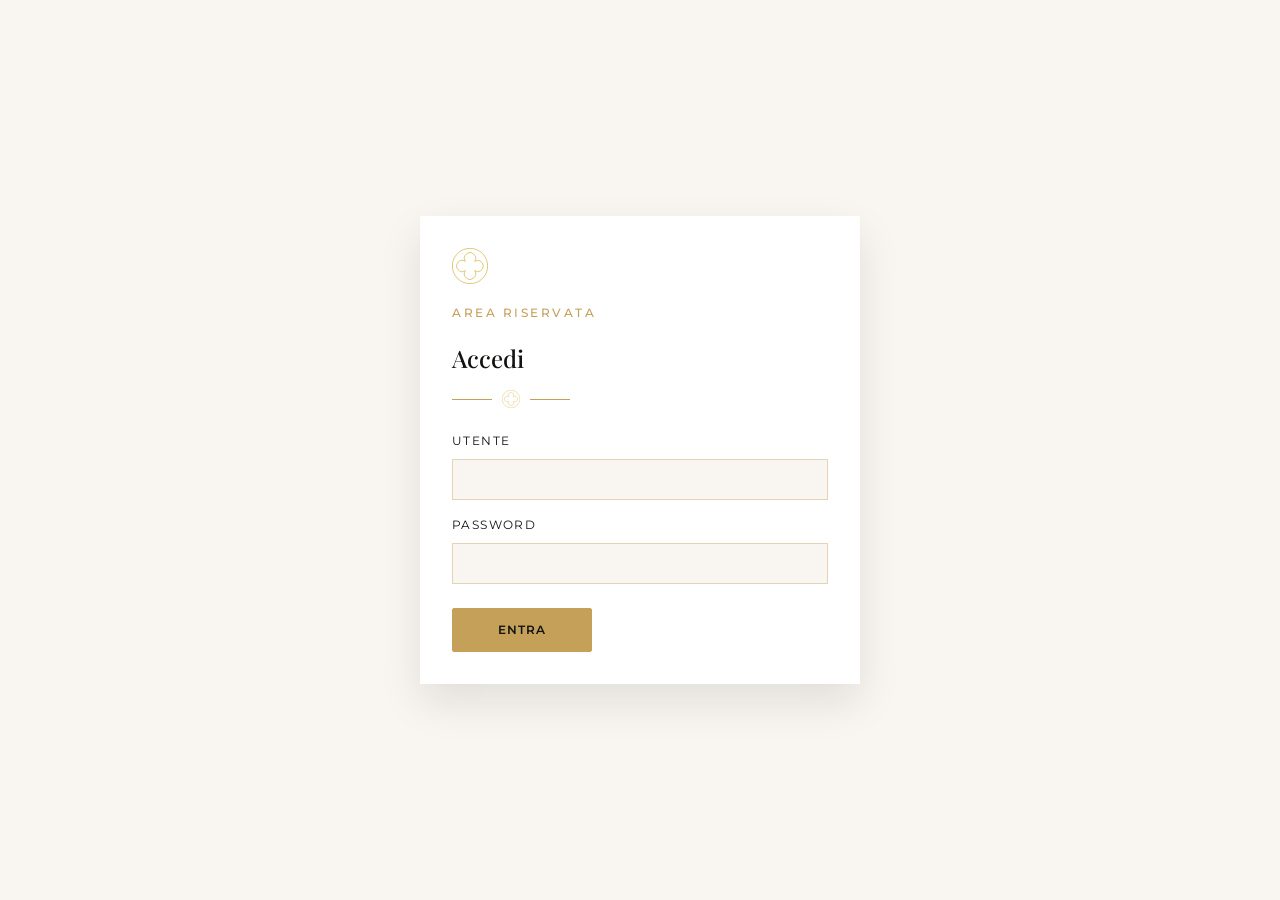
<file: admin/index.html>
<!DOCTYPE html>
<html lang="it">
  <head>
    <meta charset="UTF-8" />
    <meta name="viewport" content="width=device-width, initial-scale=1" />
    <meta name="robots" content="noindex, nofollow" />
    <title>Admin — Appartamento Torino Centro</title>
    <link rel="icon" type="image/png" href="../assets/favicon-96x96.png" sizes="96x96" />
    <link rel="icon" type="image/svg+xml" href="../assets/favicon.svg" />
    <link rel="shortcut icon" href="../assets/favicon.ico" />
    <link rel="preconnect" href="https://fonts.googleapis.com" />
    <link rel="preconnect" href="https://fonts.gstatic.com" crossorigin />
    <link
      href="https://fonts.googleapis.com/css2?family=Montserrat:wght@400;500;600&family=Playfair+Display:wght@500&display=swap"
      rel="stylesheet"
    />
    <link rel="stylesheet" href="../css/tokens.css" />
    <link rel="stylesheet" href="../css/base.css" />
    <link rel="stylesheet" href="../css/components.css" />
    <link rel="stylesheet" href="admin.css" />
  </head>
  <body class="admin admin-view-login">
    <!-- Login e pannello sono due schermate esclusive: mai insieme. -->
    <section class="admin-login" id="admin-login">
      <div class="admin-card admin-card--login">
        <img class="admin-login__mark" src="../assets/logo/Logo.svg" alt="" />
        <p class="kicker">Area riservata</p>
        <h1>Accedi</h1>
        <div class="logo-divider" aria-hidden="true">
          <span></span>
          <img src="../assets/logo/Logo.svg" alt="" />
          <span></span>
        </div>
        <form id="form-login">
          <label for="utente">Utente</label>
          <input id="utente" name="utente" type="text" autocomplete="username" required />
          <label for="password">Password</label>
          <input id="password" name="password" type="password" autocomplete="current-password" required />
          <button class="btn btn--gold" type="submit">Entra</button>
        </form>
        <p class="admin-msg" id="admin-msg-login"></p>
      </div>
    </section>

    <div class="admin-shell" id="admin-panel" hidden>
      <aside class="admin-nav">
        <p class="kicker">Pannello</p>
        <p class="admin-nav__brand">Appartamento<br />Torino Centro</p>
        <nav>
          <button type="button" class="is-on" data-tab="sito">Sito</button>
          <button type="button" data-tab="apt">Appartamenti</button>
          <button type="button" data-tab="book">Prenotazioni</button>
        </nav>
      </aside>
      <div class="admin-main">
        <header class="admin-top">
          <h1 id="admin-titolo">Sito</h1>
          <div class="admin-actions">
            <button class="btn btn--gold" type="button" id="btn-salva">Salva anteprima</button>
            <button class="btn btn--outline" type="button" id="btn-file-sito">Scarica i file</button>
            <button class="btn btn--outline" type="button" id="btn-export">JSON</button>
            <button class="btn btn--outline" type="button" id="btn-esci">Esci</button>
          </div>
        </header>
        <p class="admin-msg" id="admin-msg"></p>

        <section class="admin-card" data-panel="sito">
          <p class="admin-hint">Dati pubblici: telefono, indirizzo, social. Salva anteprima per vederli sul sito in questo browser.</p>
          <form id="form-config" class="admin-form">
            <div>
              <label for="cfg-whatsapp">WhatsApp (solo cifre)</label>
              <input id="cfg-whatsapp" type="text" />
            </div>
            <div>
              <label for="cfg-email">Email</label>
              <input id="cfg-email" type="email" />
            </div>
            <div>
              <label for="cfg-telefono">Telefono visibile</label>
              <input id="cfg-telefono" type="text" />
            </div>
            <div>
              <label for="cfg-piva">Partita IVA</label>
              <input id="cfg-piva" type="text" />
            </div>
            <div class="admin-form__full">
              <label for="cfg-indirizzo">Indirizzo</label>
              <input id="cfg-indirizzo" type="text" />
            </div>
            <div>
              <label for="cfg-instagram">Instagram</label>
              <input id="cfg-instagram" type="url" />
            </div>
            <div>
              <label for="cfg-facebook">Facebook</label>
              <input id="cfg-facebook" type="url" />
            </div>
            <div class="admin-form__full">
              <label for="cfg-tiktok">TikTok</label>
              <input id="cfg-tiktok" type="url" />
            </div>
          </form>
        </section>

        <section class="admin-card" data-panel="apt" hidden>
          <p class="admin-hint">iCal Booking/Airbnb e stato di ogni casa.</p>
          <div id="lista-admin-apt"></div>
        </section>

        <section class="admin-card" data-panel="book" hidden>
          <p class="admin-hint">Richieste arrivate dal sito (questo browser).</p>
          <div id="lista-prenotazioni"></div>
        </section>
      </div>
    </div>

    <script src="../js/config.js"></script>
    <script src="../js/appartamenti-data.js"></script>
    <script src="../js/i18n.js"></script>
    <script src="../js/utils.js"></script>
    <script src="../js/admin.js"></script>
  </body>
</html>
</file>
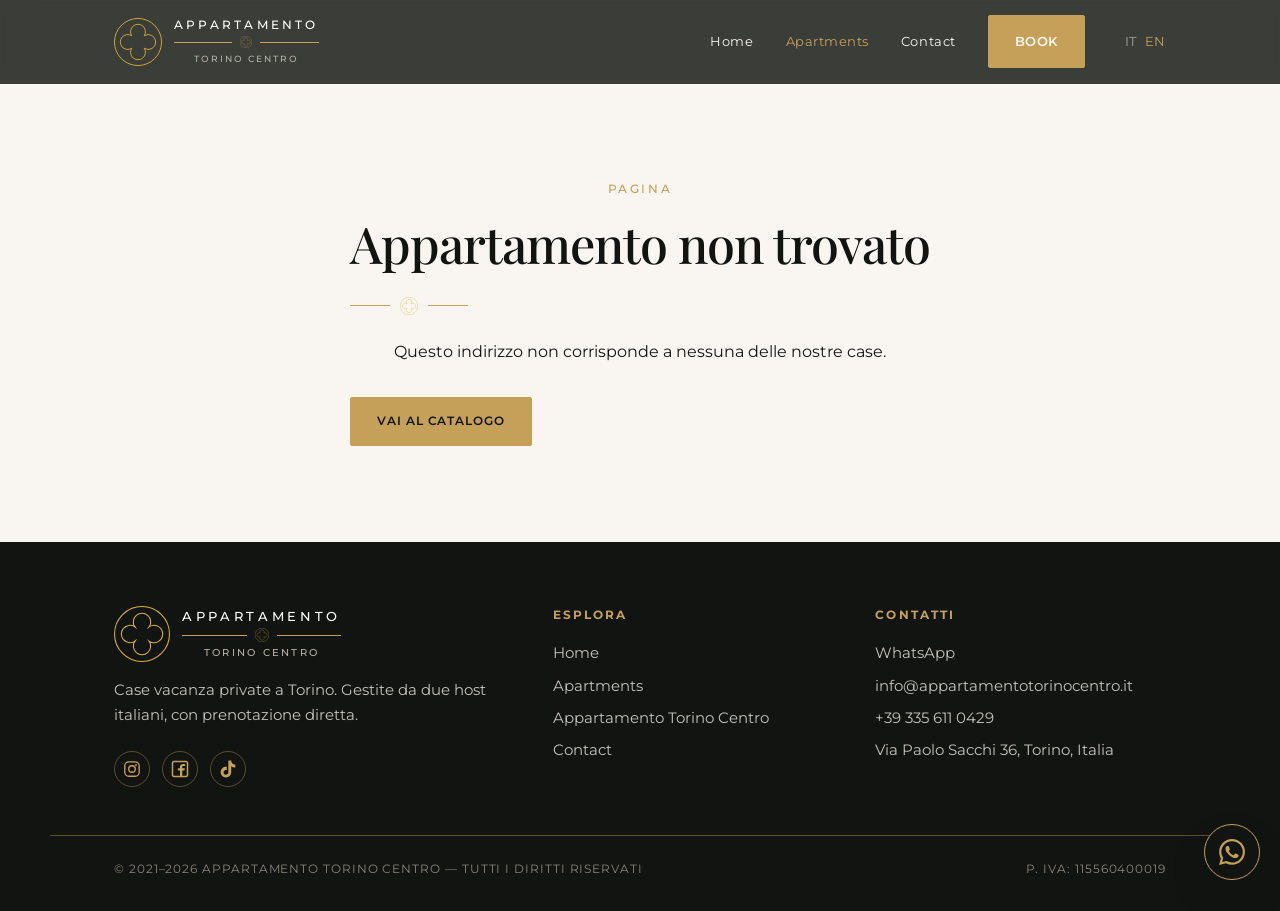
<file: appartamento.html>
<!DOCTYPE html>
<html lang="it">
  <head>
    <meta charset="UTF-8" />
    <meta name="viewport" content="width=device-width, initial-scale=1" />
    <title>Appartamento — Appartamenti Torino Centro</title>
    <meta name="description" content="Scheda dell’appartamento. I contenuti vengono caricati in base all’indirizzo della pagina." />
    <link rel="icon" type="image/png" href="assets/favicon-96x96.png" sizes="96x96" />
    <link rel="icon" type="image/svg+xml" href="assets/favicon.svg" />
    <link rel="shortcut icon" href="assets/favicon.ico" />
    <link rel="apple-touch-icon" href="assets/apple-touch-icon.png" />
    <link rel="manifest" href="assets/site.webmanifest" />
    <link rel="preconnect" href="https://fonts.googleapis.com" />
    <link rel="preconnect" href="https://fonts.gstatic.com" crossorigin />
    <link
      href="https://fonts.googleapis.com/css2?family=Montserrat:wght@300;400;500;600&family=Playfair+Display:ital,wght@0,500;0,600;1,500&display=swap"
      rel="stylesheet"
    />
    <link rel="stylesheet" href="css/tokens.css" />
    <link rel="stylesheet" href="css/base.css" />
    <link rel="stylesheet" href="css/components.css" />
  </head>
  <body data-page="appartamenti">
    <a class="skip-link" href="#contenuto">Salta al contenuto</a>

    <header class="header" id="header">
      <div class="header__inner">
        <a class="logo" href="index.html" aria-label="Appartamento Torino Centro — Home">
          <img class="logo__mark" src="assets/logo/Logo.svg" alt="" />
          <span class="logo__text">
            <span class="logo__top">Appartamento</span>
            <span class="logo__rule" aria-hidden="true">
              <span></span>
              <img src="assets/logo/Logo.svg" alt="" />
              <span></span>
            </span>
            <span class="logo__bottom">Torino Centro</span>
          </span>
        </a>
        <nav class="nav" id="nav" aria-label="Principale">
          <a href="index.html" data-page="home">Home</a>
          <a href="appartamenti.html" data-page="appartamenti">Appartamenti</a>
          <a href="contatti.html" data-page="contatti">Contatti</a>
          <a class="btn btn--gold header__cta" href="#" data-whatsapp>Prenota</a>
          <div class="lang-switch" aria-label="Lingua">
            <a href="appartamento.html" class="is-active">IT</a>
            <a href="en/appartamento.html">EN</a>
          </div>
        </nav>
        <button class="nav-toggle" type="button" aria-label="Apri il menu" aria-expanded="false" aria-controls="nav">
          <span></span>
          <span></span>
        </button>
      </div>
    </header>

    <main id="contenuto">
      <noscript class="noscript">
        Per vedere la scheda dell’appartamento serve JavaScript.
        Torna al <a href="appartamenti.html">catalogo</a> oppure scrivici dai <a href="contatti.html">contatti</a>.
      </noscript>

      <!--
        PAGINA DINAMICA
        Non scrivere qui i testi dell’appartamento.
        Si riempie da sola in base a ?slug=...
        Esempi:
          appartamento.html?slug=torino-centro
          appartamento.html?slug=secondo
      -->
      <div id="apt-root"></div>
      <div class="riepilogo" id="riepilogo" hidden></div>
      <div class="cal-overlay" id="cal-overlay" hidden>
        <div class="cal-overlay__card">
          <button type="button" class="riepilogo__x" id="cal-overlay-x" aria-label="Chiudi">×</button>
          <div id="cal-root"></div>
          <button type="button" class="btn btn--gold" id="cal-overlay-ok">OK</button>
        </div>
      </div>
    </main>

    <footer class="footer">
      <div class="container footer__grid">
        <div>
          <a class="logo logo--footer" href="index.html" aria-label="Appartamento Torino Centro — Home">
            <img class="logo__mark" src="assets/logo/Logo.svg" alt="" />
            <span class="logo__text">
              <span class="logo__top">Appartamento</span>
              <span class="logo__rule" aria-hidden="true">
                <span></span>
                <img src="assets/logo/Logo.svg" alt="" />
                <span></span>
              </span>
              <span class="logo__bottom">Torino Centro</span>
            </span>
          </a>
          <p>Case vacanza private a Torino. Gestite da due host italiani, con prenotazione diretta.</p>
          <div class="footer-social">
            <a href="https://www.instagram.com/appartamento.torino.centro/" target="_blank" rel="noopener noreferrer" aria-label="Instagram"><img src="assets/instagram.svg" alt=""></a>
            <a href="https://www.facebook.com/people/Appartamento-Torino-Centro/61589931309081/" target="_blank" rel="noopener noreferrer" aria-label="Facebook"><img src="assets/facebook.svg" alt=""></a>
            <a href="https://www.tiktok.com/@appartament.torino.centr" target="_blank" rel="noopener noreferrer" aria-label="TikTok"><img src="assets/tiktok.svg" alt=""></a>
          </div>
        </div>
        <div>
          <h4>Esplora</h4>
          <ul>
            <li><a href="index.html">Home</a></li>
            <li><a href="appartamenti.html">Appartamenti</a></li>
            <li><a href="appartamento.html?slug=torino-centro">Appartamento Torino Centro</a></li>
            <li><a href="contatti.html">Contatti</a></li>
          </ul>
        </div>
        <div>
          <h4>Contatti</h4>
          <ul>
            <li><a href="#" data-whatsapp>WhatsApp</a></li>
            <li><a data-email="testo">email</a></li>
            <li><a data-telefono="testo">telefono</a></li>
            <li data-indirizzo>Via Paolo Sacchi 36, Torino</li>
          </ul>
        </div>
      </div>
      <div class="container footer__bottom">
        <span>© 2021–<span data-anno></span> Appartamento Torino Centro — Tutti i diritti riservati</span>
        <span>P. IVA: <span data-piva>115560400019</span></span>
      </div>
    </footer>

    <a class="whatsapp-float" href="#" data-whatsapp aria-label="Scrivici su WhatsApp">
      <svg viewBox="0 0 24 24" aria-hidden="true">
        <path fill="currentColor" d="M17.472 14.382c-.297-.149-1.758-.867-2.03-.967-.273-.099-.471-.148-.67.15-.197.297-.767.966-.94 1.164-.173.199-.347.223-.644.075-.297-.15-1.255-.463-2.39-1.475-.883-.788-1.48-1.761-1.653-2.059-.173-.297-.018-.458.13-.606.134-.133.298-.347.446-.52.149-.174.198-.298.298-.497.099-.198.05-.371-.025-.52-.075-.149-.669-1.612-.916-2.207-.242-.579-.487-.5-.669-.51-.173-.008-.371-.01-.57-.01-.198 0-.52.074-.792.372-.272.297-1.04 1.016-1.04 2.479 0 1.462 1.065 2.875 1.213 3.074.149.198 2.096 3.2 5.077 4.487.709.306 1.262.489 1.694.625.712.227 1.36.195 1.871.118.571-.085 1.758-.719 2.006-1.413.248-.694.248-1.289.173-1.413-.074-.124-.272-.198-.57-.347m-5.421 7.403h-.004a9.87 9.87 0 01-5.031-1.378l-.361-.214-3.741.982.998-3.648-.235-.374a9.86 9.86 0 01-1.51-5.26c.001-5.45 4.436-9.884 9.888-9.884 2.64 0 5.122 1.03 6.988 2.898a9.825 9.825 0 012.893 6.994c-.003 5.45-4.435 9.884-9.885 9.884m8.413-18.297A11.815 11.815 0 0012.05 0C5.495 0 .16 5.335.157 11.892c0 2.096.547 4.142 1.588 5.945L.057 24l6.305-1.654a11.882 11.882 0 005.683 1.448h.005c6.554 0 11.89-5.335 11.893-11.893a11.821 11.821 0 00-3.48-8.413z"/>
      </svg>
    </a>

    <script src="js/lang-detect.js"></script>
    <script src="js/config.js"></script>
    <script src="js/appartamenti-data.js"></script>
    <script src="js/i18n.js"></script>
    <script src="js/utils.js"></script>
    <script src="js/disponibilita.js"></script>
    <script src="js/layout.js"></script>
    <script src="js/calendario.js"></script>
    <script src="js/prenota.js"></script>
    <script src="js/appartamento.js"></script>
  </body>
</html>
</file>
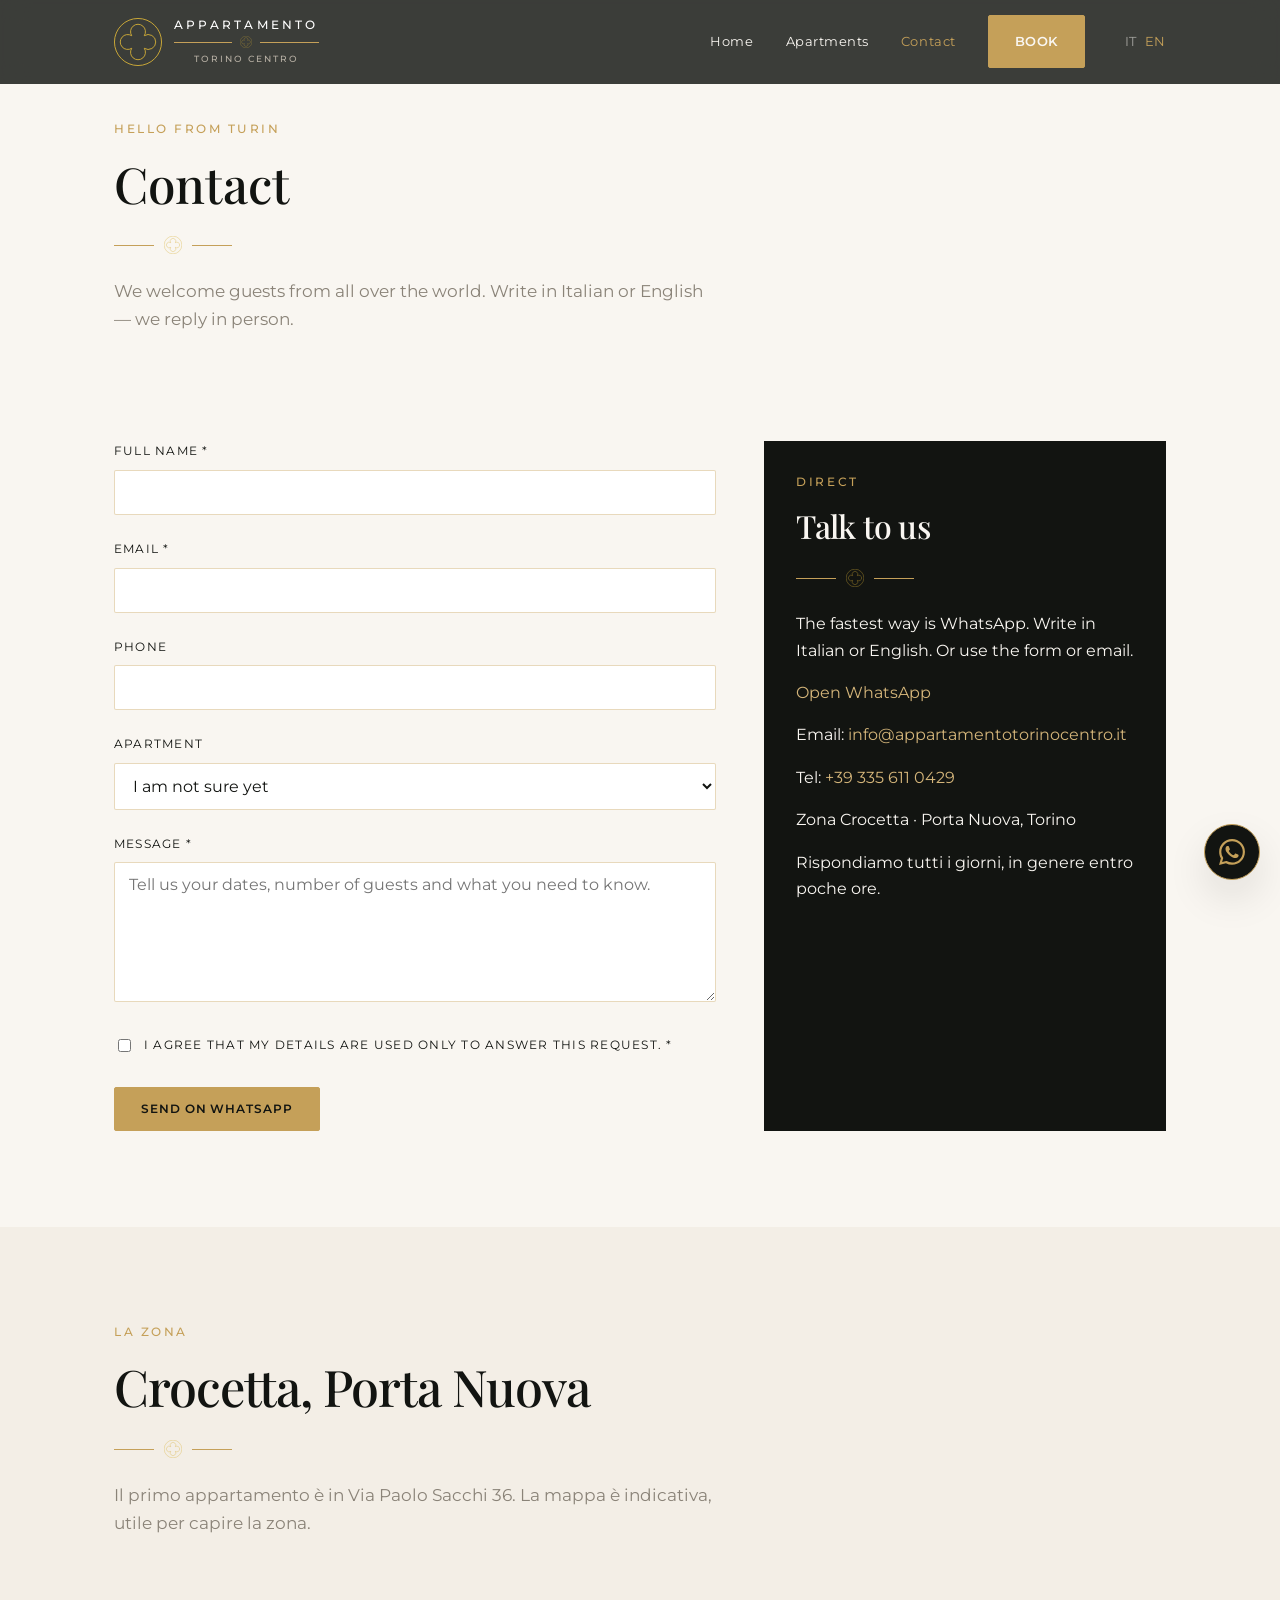
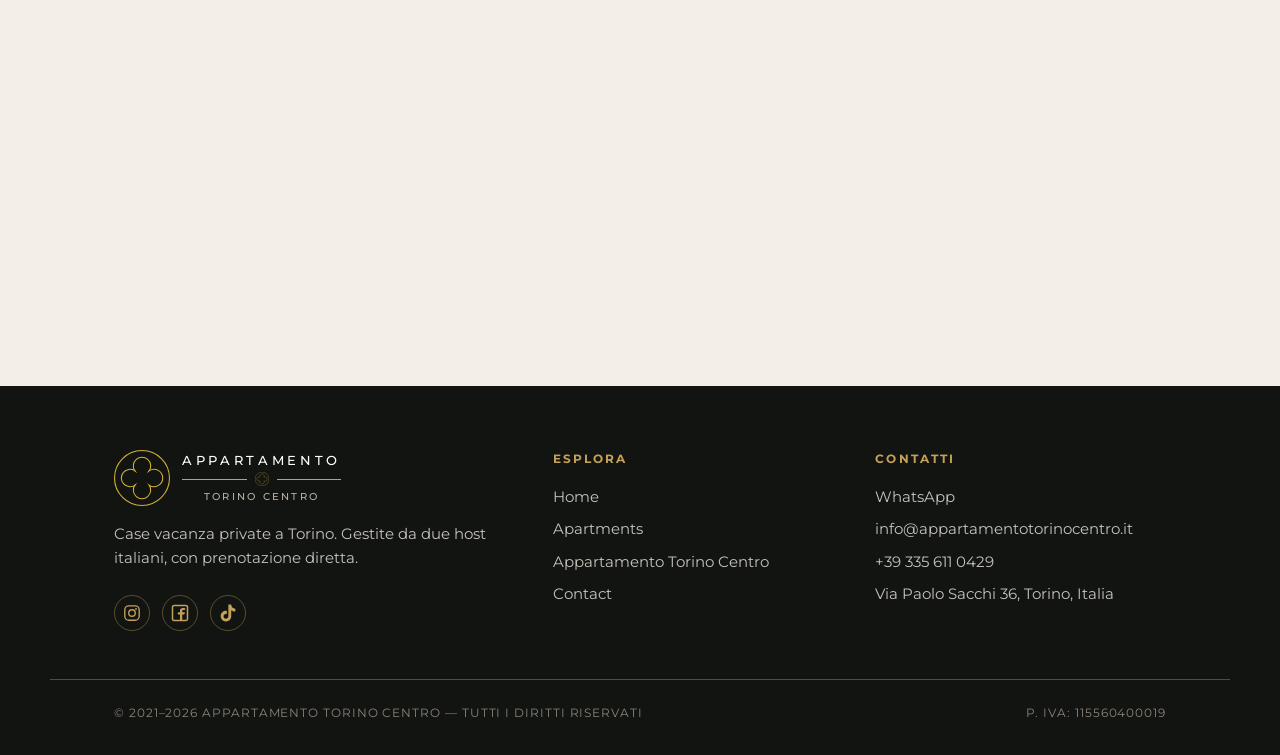
<file: contatti.html>
<!DOCTYPE html>
<html lang="it">
  <head>
    <meta charset="UTF-8" />
    <meta name="viewport" content="width=device-width, initial-scale=1" />
    <title>Contatti | Appartamento Torino Centro — Via Paolo Sacchi 36</title>
    <meta
      name="description"
      content="Contatta Appartamento Torino Centro. Via Paolo Sacchi 36, Crocetta. Prenotazione diretta WhatsApp. Host italiani, risposta rapida."
    />
    <link rel="canonical" href="https://appartamentotorinocentro.it/contatti.html" />
    <link rel="icon" type="image/png" href="assets/favicon-96x96.png" sizes="96x96" />
    <link rel="icon" type="image/svg+xml" href="assets/favicon.svg" />
    <link rel="shortcut icon" href="assets/favicon.ico" />
    <link rel="apple-touch-icon" href="assets/apple-touch-icon.png" />
    <link rel="manifest" href="assets/site.webmanifest" />
    <link rel="preconnect" href="https://fonts.googleapis.com" />
    <link rel="preconnect" href="https://fonts.gstatic.com" crossorigin />
    <link
      href="https://fonts.googleapis.com/css2?family=Montserrat:wght@300;400;500;600&family=Playfair+Display:ital,wght@0,500;0,600;1,500&display=swap"
      rel="stylesheet"
    />
    <link rel="stylesheet" href="css/tokens.css" />
    <link rel="stylesheet" href="css/base.css" />
    <link rel="stylesheet" href="css/components.css" />
  </head>
  <body data-page="contatti">
    <a class="skip-link" href="#contenuto">Salta al contenuto</a>

    <header class="header" id="header">
      <div class="header__inner">
        <a class="logo" href="index.html" aria-label="Appartamento Torino Centro — Home">
          <img class="logo__mark" src="assets/logo/Logo.svg" alt="" />
          <span class="logo__text">
            <span class="logo__top">Appartamento</span>
            <span class="logo__rule" aria-hidden="true">
              <span></span>
              <img src="assets/logo/Logo.svg" alt="" />
              <span></span>
            </span>
            <span class="logo__bottom">Torino Centro</span>
          </span>
        </a>
        <nav class="nav" id="nav" aria-label="Principale">
          <a href="index.html" data-page="home">Home</a>
          <a href="appartamenti.html" data-page="appartamenti">Appartamenti</a>
          <a href="contatti.html" data-page="contatti">Contatti</a>
          <a class="btn btn--gold header__cta" href="#" data-whatsapp>Prenota</a>
          <div class="lang-switch" aria-label="Lingua">
            <a href="contatti.html" class="is-active">IT</a>
            <a href="en/contatti.html">EN</a>
          </div>
        </nav>
        <button class="nav-toggle" type="button" aria-label="Apri il menu" aria-expanded="false" aria-controls="nav">
          <span></span>
          <span></span>
        </button>
      </div>
    </header>

    <main id="contenuto">
      <section class="page-hero reveal">
        <div class="container">
          <span class="kicker">Parliamoci</span>
          <h1>Contatti</h1>
          <div class="logo-divider" aria-hidden="true">
            <span></span>
            <img src="assets/logo/Logo.svg" alt="" />
            <span></span>
          </div>
          <p class="lead" style="margin-top: 16px">
            Accogliamo ospiti da tutto il mondo. Scrivici in italiano o in inglese: ti rispondiamo noi, di persona.
          </p>
        </div>
      </section>

      <section class="section">
        <div class="container contact-grid">
          <!--
            FORM SOLO FRONTEND
            Oggi apre WhatsApp con i dati già scritti.
            Chi farà il backend può agganciare l’invio in js/contatti.js
            senza cambiare questo HTML.
          -->
          <form id="form-contatti" novalidate>
            <div class="form-success" id="form-success" role="status">
              Grazie. Stiamo aprendo WhatsApp con il tuo messaggio. Se non succede nulla, scrivici dal pulsante verde.
            </div>

            <div class="form-field">
              <label for="campo-nome">Nome e cognome *</label>
              <input id="campo-nome" name="nome" type="text" autocomplete="name" required />
              <p class="form-error"></p>
            </div>

            <div class="form-field">
              <label for="campo-email">Email *</label>
              <input id="campo-email" name="email" type="email" autocomplete="email" required />
              <p class="form-error"></p>
            </div>

            <div class="form-field">
              <label for="campo-telefono">Telefono</label>
              <input id="campo-telefono" name="telefono" type="tel" autocomplete="tel" />
              <p class="form-error"></p>
            </div>

            <div class="form-field">
              <label for="campo-appartamento">Appartamento</label>
              <!-- Le opzioni arrivano da contatti.js -->
              <select id="campo-appartamento" name="appartamento"></select>
            </div>

            <div class="form-field">
              <label for="campo-messaggio">Messaggio *</label>
              <textarea id="campo-messaggio" name="messaggio" required placeholder="Raccontaci date, numero di ospiti e cosa ti serve sapere."></textarea>
              <p class="form-error"></p>
            </div>

            <div class="form-field form-field--check">
              <input id="campo-privacy" name="privacy" type="checkbox" required />
              <div>
                <label for="campo-privacy">Ho letto e accetto che i dati servano solo per rispondere alla richiesta. *</label>
                <p class="form-error"></p>
              </div>
            </div>

            <button class="btn btn--gold" type="submit">Invia su WhatsApp</button>
          </form>

          <aside class="contact-aside">
            <span class="kicker">Diretta</span>
            <h2 class="section-title" style="font-size: 2rem">Parla con noi</h2>
            <div class="logo-divider" aria-hidden="true">
              <span></span>
              <img src="assets/logo/Logo.svg" alt="" />
              <span></span>
            </div>
            <p>Il modo più veloce è WhatsApp. Puoi scrivere in italiano o in inglese. Se preferisci, usa il form o una email.</p>
            <p><a href="#" data-whatsapp>Apri WhatsApp</a></p>
            <p>Email: <a data-email="testo">email</a></p>
            <p>Tel: <a data-telefono="testo">telefono</a></p>
            <p>Zona Crocetta · Porta Nuova, Torino</p>
            <p>Rispondiamo tutti i giorni, in genere entro poche ore.</p>
          </aside>
        </div>
      </section>

      <section class="section section--soft">
        <div class="container">
          <span class="kicker">La zona</span>
          <h2 class="section-title">Crocetta, Porta Nuova</h2>
          <div class="logo-divider" aria-hidden="true">
            <span></span>
            <img src="assets/logo/Logo.svg" alt="" />
            <span></span>
          </div>
          <p class="lead">Il primo appartamento è in Via Paolo Sacchi 36. La mappa è indicativa, utile per capire la zona.</p>
          <div class="map-wrap" style="margin-top: 24px">
            <iframe
              title="Mappa di Via Paolo Sacchi 36, Torino"
              loading="lazy"
              src="https://www.openstreetmap.org/export/embed.html?bbox=7.6662,45.0545,7.6822,45.0626&amp;layer=mapnik&amp;marker=45.05855%2C7.67420"
            ></iframe>
          </div>
        </div>
      </section>
    </main>

    <footer class="footer">
      <div class="container footer__grid">
        <div>
          <a class="logo logo--footer" href="index.html" aria-label="Appartamento Torino Centro — Home">
            <img class="logo__mark" src="assets/logo/Logo.svg" alt="" />
            <span class="logo__text">
              <span class="logo__top">Appartamento</span>
              <span class="logo__rule" aria-hidden="true">
                <span></span>
                <img src="assets/logo/Logo.svg" alt="" />
                <span></span>
              </span>
              <span class="logo__bottom">Torino Centro</span>
            </span>
          </a>
          <p>Case vacanza private a Torino. Gestite da due host italiani, con prenotazione diretta.</p>
          <div class="footer-social">
            <a href="https://www.instagram.com/appartamento.torino.centro/" target="_blank" rel="noopener noreferrer" aria-label="Instagram"><img src="assets/instagram.svg" alt=""></a>
            <a href="https://www.facebook.com/people/Appartamento-Torino-Centro/61589931309081/" target="_blank" rel="noopener noreferrer" aria-label="Facebook"><img src="assets/facebook.svg" alt=""></a>
            <a href="https://www.tiktok.com/@appartament.torino.centr" target="_blank" rel="noopener noreferrer" aria-label="TikTok"><img src="assets/tiktok.svg" alt=""></a>
          </div>
        </div>
        <div>
          <h4>Esplora</h4>
          <ul>
            <li><a href="index.html">Home</a></li>
            <li><a href="appartamenti.html">Appartamenti</a></li>
            <li><a href="appartamento.html?slug=torino-centro">Appartamento Torino Centro</a></li>
            <li><a href="contatti.html">Contatti</a></li>
          </ul>
        </div>
        <div>
          <h4>Contatti</h4>
          <ul>
            <li><a href="#" data-whatsapp>WhatsApp</a></li>
            <li><a data-email="testo">email</a></li>
            <li><a data-telefono="testo">telefono</a></li>
            <li data-indirizzo>Via Paolo Sacchi 36, Torino</li>
          </ul>
        </div>
      </div>
      <div class="container footer__bottom">
        <span>© 2021–<span data-anno></span> Appartamento Torino Centro — Tutti i diritti riservati</span>
        <span>P. IVA: <span data-piva>115560400019</span></span>
      </div>
    </footer>

    <a class="whatsapp-float" href="#" data-whatsapp aria-label="Scrivici su WhatsApp">
      <svg viewBox="0 0 24 24" aria-hidden="true">
        <path fill="currentColor" d="M17.472 14.382c-.297-.149-1.758-.867-2.03-.967-.273-.099-.471-.148-.67.15-.197.297-.767.966-.94 1.164-.173.199-.347.223-.644.075-.297-.15-1.255-.463-2.39-1.475-.883-.788-1.48-1.761-1.653-2.059-.173-.297-.018-.458.13-.606.134-.133.298-.347.446-.52.149-.174.198-.298.298-.497.099-.198.05-.371-.025-.52-.075-.149-.669-1.612-.916-2.207-.242-.579-.487-.5-.669-.51-.173-.008-.371-.01-.57-.01-.198 0-.52.074-.792.372-.272.297-1.04 1.016-1.04 2.479 0 1.462 1.065 2.875 1.213 3.074.149.198 2.096 3.2 5.077 4.487.709.306 1.262.489 1.694.625.712.227 1.36.195 1.871.118.571-.085 1.758-.719 2.006-1.413.248-.694.248-1.289.173-1.413-.074-.124-.272-.198-.57-.347m-5.421 7.403h-.004a9.87 9.87 0 01-5.031-1.378l-.361-.214-3.741.982.998-3.648-.235-.374a9.86 9.86 0 01-1.51-5.26c.001-5.45 4.436-9.884 9.888-9.884 2.64 0 5.122 1.03 6.988 2.898a9.825 9.825 0 012.893 6.994c-.003 5.45-4.435 9.884-9.885 9.884m8.413-18.297A11.815 11.815 0 0012.05 0C5.495 0 .16 5.335.157 11.892c0 2.096.547 4.142 1.588 5.945L.057 24l6.305-1.654a11.882 11.882 0 005.683 1.448h.005c6.554 0 11.89-5.335 11.893-11.893a11.821 11.821 0 00-3.48-8.413z"/>
      </svg>
    </a>

    <script src="js/lang-detect.js"></script>
    <script src="js/config.js"></script>
    <script src="js/appartamenti-data.js"></script>
    <script src="js/i18n.js"></script>
    <script src="js/utils.js"></script>
    <script src="js/layout.js"></script>
    <script src="js/contatti.js"></script>
  </body>
</html>
</file>
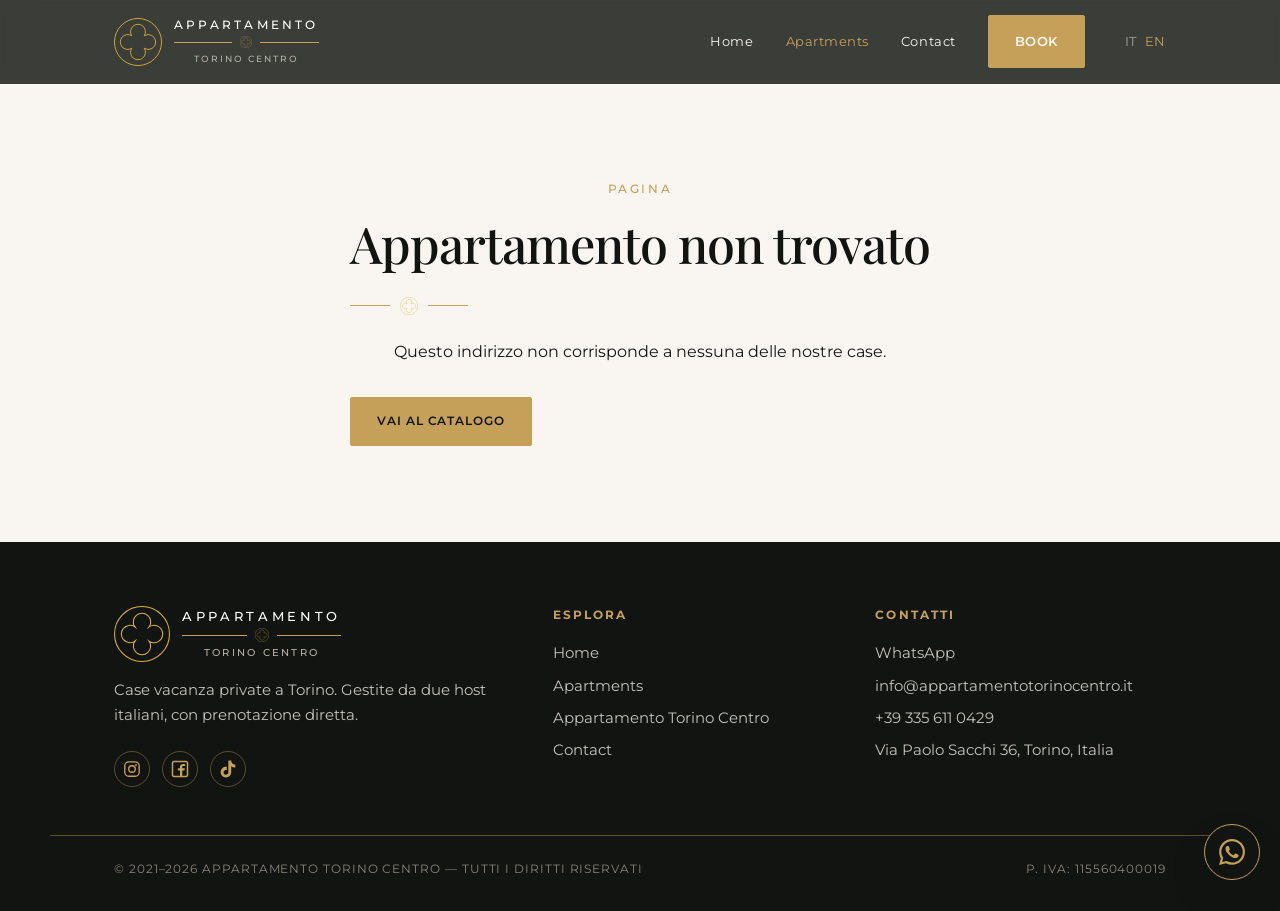
<file: en/appartamento.html>
﻿<!DOCTYPE html>
<html lang="en">
  <head>
    <meta charset="UTF-8" />
    <meta name="viewport" content="width=device-width, initial-scale=1" />
    <title>Appartamento — Appartamenti Torino Centro</title>
    <meta name="description" content="Scheda dell’appartamento. I contenuti vengono caricati in base all’indirizzo della pagina." />
    <link rel="icon" type="image/png" href="../assets/favicon-96x96.png" sizes="96x96" />
    <link rel="icon" type="image/svg+xml" href="../assets/favicon.svg" />
    <link rel="shortcut icon" href="../assets/favicon.ico" />
    <link rel="apple-touch-icon" href="../assets/apple-touch-icon.png" />
    <link rel="manifest" href="../assets/site.webmanifest" />
    <link rel="preconnect" href="https://fonts.googleapis.com" />
    <link rel="preconnect" href="https://fonts.gstatic.com" crossorigin />
    <link
      href="https://fonts.googleapis.com/css2?family=Montserrat:wght@300;400;500;600&family=Playfair+Display:ital,wght@0,500;0,600;1,500&display=swap"
      rel="stylesheet"
    />
    <link rel="stylesheet" href="../css/tokens.css" />
    <link rel="stylesheet" href="../css/base.css" />
    <link rel="stylesheet" href="../css/components.css" />
  </head>
  <body data-page="appartamenti">
    <a class="skip-link" href="#contenuto">Salta al contenuto</a>

    <header class="header" id="header">
      <div class="header__inner">
        <a class="logo" href="index.html" aria-label="Appartamento Torino Centro — Home">
          <img class="logo__mark" src="../assets/logo/Logo.svg" alt="" />
          <span class="logo__text">
            <span class="logo__top">Appartamento</span>
            <span class="logo__rule" aria-hidden="true">
              <span></span>
              <img src="../assets/logo/Logo.svg" alt="" />
              <span></span>
            </span>
            <span class="logo__bottom">Torino Centro</span>
          </span>
        </a>
        <nav class="nav" id="nav" aria-label="Principale">
          <a href="index.html" data-page="home">Home</a>
          <a href="appartamenti.html" data-page="appartamenti">Apartments</a>
          <a href="contatti.html" data-page="contatti">Contact</a>
          <a class="btn btn--gold header__cta" href="#" data-whatsapp>Book</a>
          <div class="lang-switch" aria-label="Language">
            <a href="../appartamento.html">IT</a>
            <a href="appartamento.html" class="is-active">EN</a>
          </div>
        </nav>
        <button class="nav-toggle" type="button" aria-label="Apri il menu" aria-expanded="false" aria-controls="nav">
          <span></span>
          <span></span>
        </button>
      </div>
    </header>

    <main id="contenuto">
      <noscript class="noscript">
        Per vedere la scheda dell’appartamento serve JavaScript.
        Torna al <a href="appartamenti.html">catalogo</a> oppure scrivici dai <a href="contatti.html">contatti</a>.
      </noscript>

      <!--
        PAGINA DINAMICA
      -->
      <div id="apt-root"></div>
      <div class="riepilogo" id="riepilogo" hidden></div>
      <div class="cal-overlay" id="cal-overlay" hidden>
        <div class="cal-overlay__card">
          <button type="button" class="riepilogo__x" id="cal-overlay-x" aria-label="Close">×</button>
          <div id="cal-root"></div>
          <button type="button" class="btn btn--gold" id="cal-overlay-ok">OK</button>
        </div>
      </div>
    </main>

    <footer class="footer">
      <div class="container footer__grid">
        <div>
          <a class="logo logo--footer" href="index.html" aria-label="Appartamento Torino Centro — Home">
            <img class="logo__mark" src="../assets/logo/Logo.svg" alt="" />
            <span class="logo__text">
              <span class="logo__top">Appartamento</span>
              <span class="logo__rule" aria-hidden="true">
                <span></span>
                <img src="../assets/logo/Logo.svg" alt="" />
                <span></span>
              </span>
              <span class="logo__bottom">Torino Centro</span>
            </span>
          </a>
          <p>Case vacanza private a Torino. Gestite da due host italiani, con prenotazione diretta.</p>
          <div class="footer-social">
            <a href="https://www.instagram.com/appartamento.torino.centro/" target="_blank" rel="noopener noreferrer" aria-label="Instagram"><img src="../assets/instagram.svg" alt=""></a>
            <a href="https://www.facebook.com/people/Appartamento-Torino-Centro/61589931309081/" target="_blank" rel="noopener noreferrer" aria-label="Facebook"><img src="../assets/facebook.svg" alt=""></a>
            <a href="https://www.tiktok.com/@appartament.torino.centr" target="_blank" rel="noopener noreferrer" aria-label="TikTok"><img src="../assets/tiktok.svg" alt=""></a>
          </div>
        </div>
        <div>
          <h4>Esplora</h4>
          <ul>
            <li><a href="index.html">Home</a></li>
            <li><a href="appartamenti.html">Apartments</a></li>
            <li><a href="appartamento.html?slug=torino-centro">Appartamento Torino Centro</a></li>
            <li><a href="contatti.html">Contact</a></li>
          </ul>
        </div>
        <div>
          <h4>Contatti</h4>
          <ul>
            <li><a href="#" data-whatsapp>WhatsApp</a></li>
            <li><a data-email="testo">email</a></li>
            <li><a data-telefono="testo">telefono</a></li>
            <li data-indirizzo>Via Paolo Sacchi 36, Torino</li>
          </ul>
        </div>
      </div>
      <div class="container footer__bottom">
        <span>© 2021–<span data-anno></span> Appartamento Torino Centro — Tutti i diritti riservati</span>
        <span>P. IVA: <span data-piva>115560400019</span></span>
      </div>
    </footer>

    <a class="whatsapp-float" href="#" data-whatsapp aria-label="Scrivici su WhatsApp">
      <svg viewBox="0 0 24 24" aria-hidden="true">
        <path fill="currentColor" d="M17.472 14.382c-.297-.149-1.758-.867-2.03-.967-.273-.099-.471-.148-.67.15-.197.297-.767.966-.94 1.164-.173.199-.347.223-.644.075-.297-.15-1.255-.463-2.39-1.475-.883-.788-1.48-1.761-1.653-2.059-.173-.297-.018-.458.13-.606.134-.133.298-.347.446-.52.149-.174.198-.298.298-.497.099-.198.05-.371-.025-.52-.075-.149-.669-1.612-.916-2.207-.242-.579-.487-.5-.669-.51-.173-.008-.371-.01-.57-.01-.198 0-.52.074-.792.372-.272.297-1.04 1.016-1.04 2.479 0 1.462 1.065 2.875 1.213 3.074.149.198 2.096 3.2 5.077 4.487.709.306 1.262.489 1.694.625.712.227 1.36.195 1.871.118.571-.085 1.758-.719 2.006-1.413.248-.694.248-1.289.173-1.413-.074-.124-.272-.198-.57-.347m-5.421 7.403h-.004a9.87 9.87 0 01-5.031-1.378l-.361-.214-3.741.982.998-3.648-.235-.374a9.86 9.86 0 01-1.51-5.26c.001-5.45 4.436-9.884 9.888-9.884 2.64 0 5.122 1.03 6.988 2.898a9.825 9.825 0 012.893 6.994c-.003 5.45-4.435 9.884-9.885 9.884m8.413-18.297A11.815 11.815 0 0012.05 0C5.495 0 .16 5.335.157 11.892c0 2.096.547 4.142 1.588 5.945L.057 24l6.305-1.654a11.882 11.882 0 005.683 1.448h.005c6.554 0 11.89-5.335 11.893-11.893a11.821 11.821 0 00-3.48-8.413z"/>
      </svg>
    </a>

    <script src="../js/lang-detect.js"></script>
    <script src="../js/config.js"></script>
    <script src="../js/appartamenti-data.js"></script>
    <script src="../js/i18n.js"></script>
    <script src="../js/utils.js"></script>
    <script src="../js/disponibilita.js"></script>
    <script src="../js/layout.js"></script>
    <script src="../js/calendario.js"></script>
    <script src="../js/prenota.js"></script>
    <script src="../js/appartamento.js"></script>
  </body>
</html>
</file>
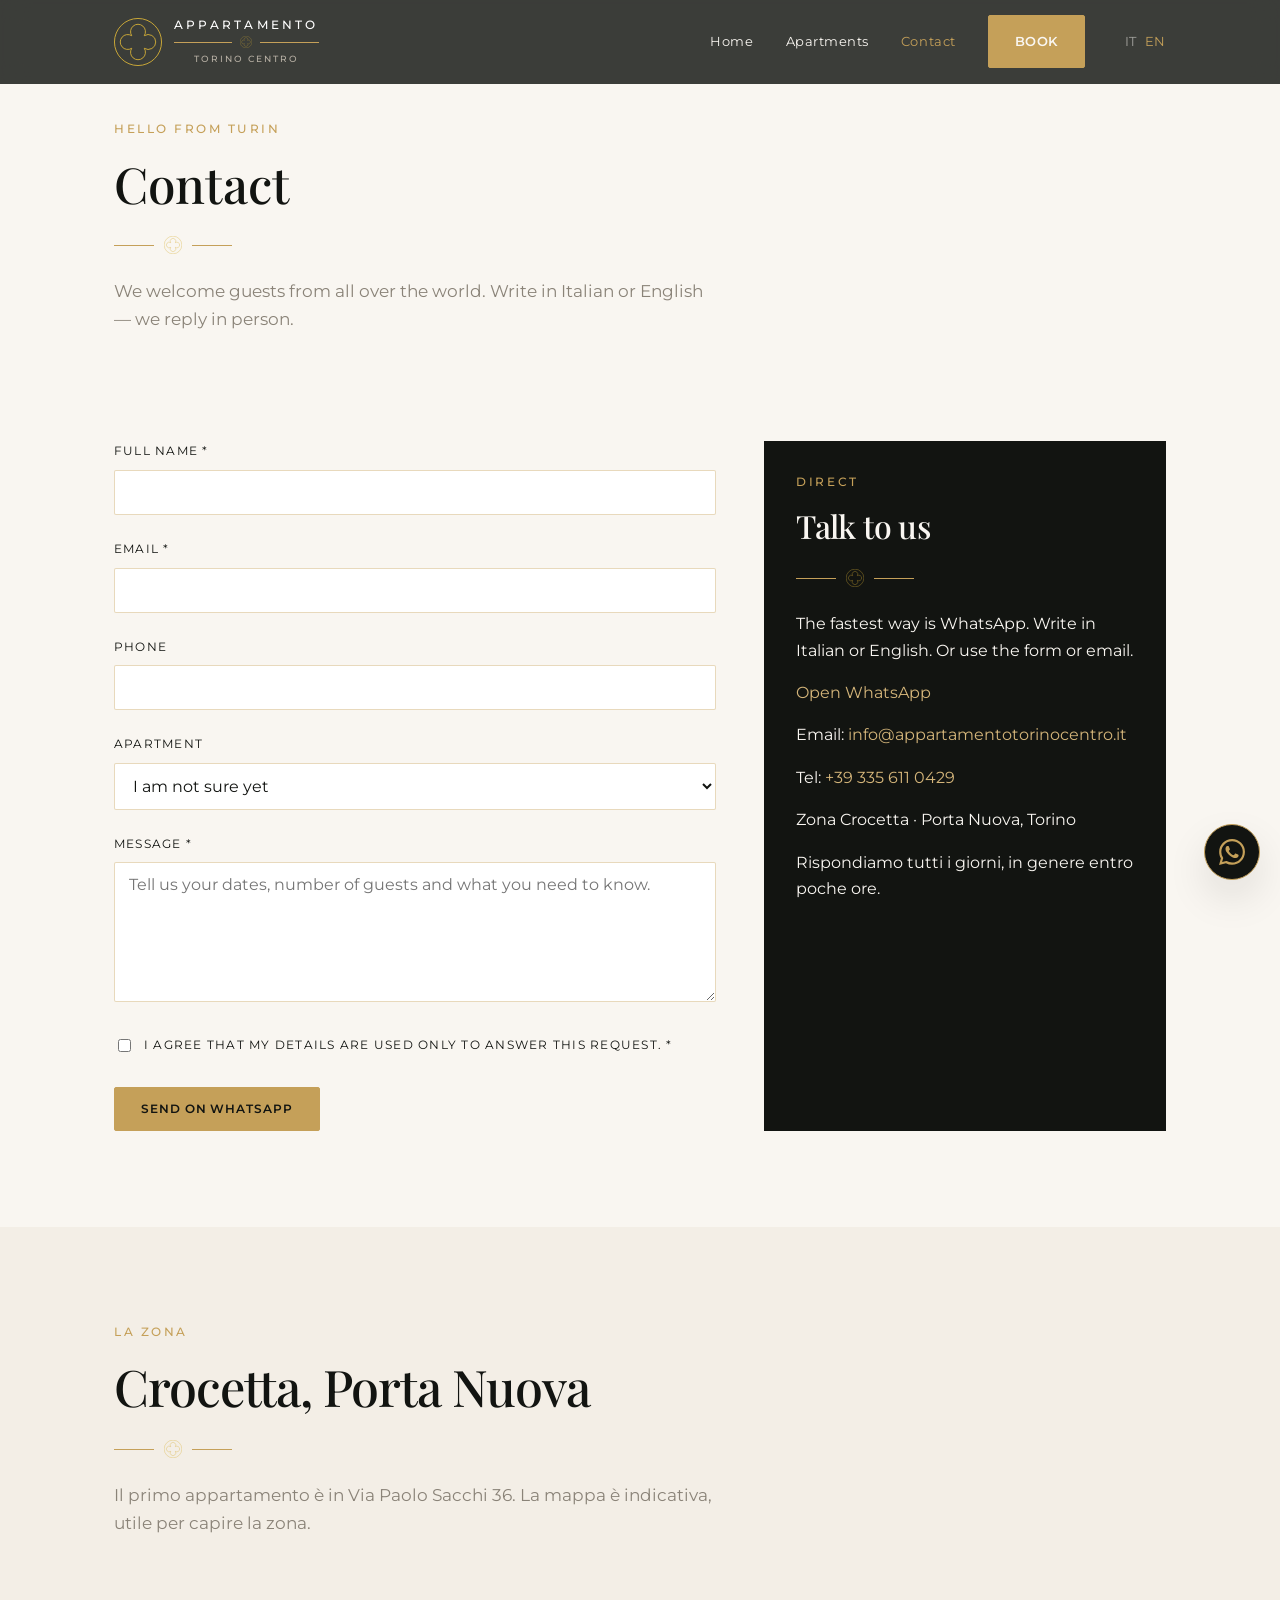
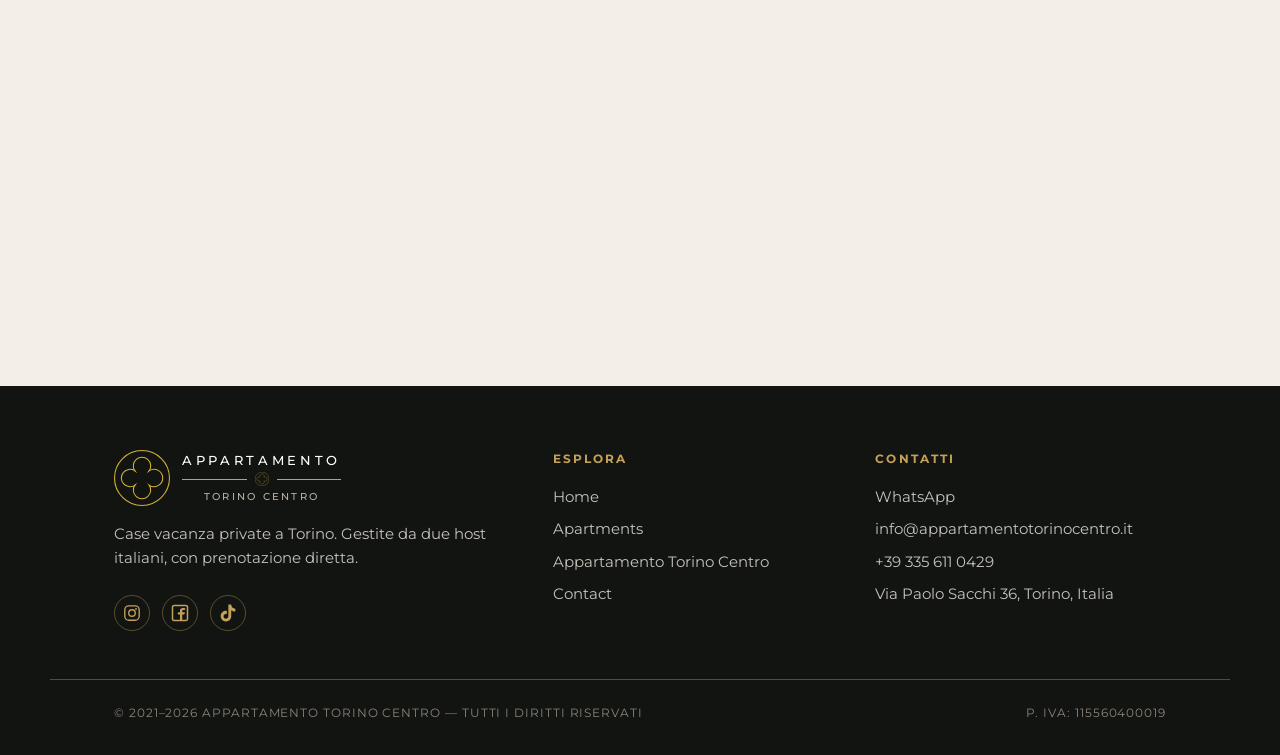
<file: en/contatti.html>
﻿<!DOCTYPE html>
<html lang="en">
  <head>
    <meta charset="UTF-8" />
    <meta name="viewport" content="width=device-width, initial-scale=1" />
    <title>Contatti | Appartamento Torino Centro — Via Paolo Sacchi 36</title>
    <meta
      name="description"
      content="Contatta Appartamento Torino Centro. Via Paolo Sacchi 36, Crocetta. Prenotazione diretta WhatsApp. Host italiani, risposta rapida."
    />
    <link rel="canonical" href="https://appartamentotorinocentro.it/contatti.html" />
    <link rel="icon" type="image/png" href="../assets/favicon-96x96.png" sizes="96x96" />
    <link rel="icon" type="image/svg+xml" href="../assets/favicon.svg" />
    <link rel="shortcut icon" href="../assets/favicon.ico" />
    <link rel="apple-touch-icon" href="../assets/apple-touch-icon.png" />
    <link rel="manifest" href="../assets/site.webmanifest" />
    <link rel="preconnect" href="https://fonts.googleapis.com" />
    <link rel="preconnect" href="https://fonts.gstatic.com" crossorigin />
    <link
      href="https://fonts.googleapis.com/css2?family=Montserrat:wght@300;400;500;600&family=Playfair+Display:ital,wght@0,500;0,600;1,500&display=swap"
      rel="stylesheet"
    />
    <link rel="stylesheet" href="../css/tokens.css" />
    <link rel="stylesheet" href="../css/base.css" />
    <link rel="stylesheet" href="../css/components.css" />
  </head>
  <body data-page="contatti">
    <a class="skip-link" href="#contenuto">Salta al contenuto</a>

    <header class="header" id="header">
      <div class="header__inner">
        <a class="logo" href="index.html" aria-label="Appartamento Torino Centro — Home">
          <img class="logo__mark" src="../assets/logo/Logo.svg" alt="" />
          <span class="logo__text">
            <span class="logo__top">Appartamento</span>
            <span class="logo__rule" aria-hidden="true">
              <span></span>
              <img src="../assets/logo/Logo.svg" alt="" />
              <span></span>
            </span>
            <span class="logo__bottom">Torino Centro</span>
          </span>
        </a>
        <nav class="nav" id="nav" aria-label="Principale">
          <a href="index.html" data-page="home">Home</a>
          <a href="appartamenti.html" data-page="appartamenti">Apartments</a>
          <a href="contatti.html" data-page="contatti">Contact</a>
          <a class="btn btn--gold header__cta" href="#" data-whatsapp>Book</a>
          <div class="lang-switch" aria-label="Language">
            <a href="../contatti.html">IT</a>
            <a href="contatti.html" class="is-active">EN</a>
          </div>
        </nav>
        <button class="nav-toggle" type="button" aria-label="Apri il menu" aria-expanded="false" aria-controls="nav">
          <span></span>
          <span></span>
        </button>
      </div>
    </header>

    <main id="contenuto">
      <section class="page-hero reveal">
        <div class="container">
          <span class="kicker">Hello from Turin</span>
          <h1>Contact</h1>
          <div class="logo-divider" aria-hidden="true">
            <span></span>
            <img src="../assets/logo/Logo.svg" alt="" />
            <span></span>
          </div>
          <p class="lead" style="margin-top: 16px">
            We welcome guests from all over the world. Write in Italian or English — we reply in person.
          </p>
        </div>
      </section>

      <section class="section">
        <div class="container contact-grid">
          
          <!--FORM-->
            
          <form id="form-contatti" novalidate>
            <div class="form-success" id="form-success" role="status">
              Thank you. We are opening WhatsApp with your message. If nothing happens, use the floating button.
            </div>

            <div class="form-field">
              <label for="campo-nome">Full name *</label>
              <input id="campo-nome" name="nome" type="text" autocomplete="name" required />
              <p class="form-error"></p>
            </div>

            <div class="form-field">
              <label for="campo-email">Email *</label>
              <input id="campo-email" name="email" type="email" autocomplete="email" required />
              <p class="form-error"></p>
            </div>

            <div class="form-field">
              <label for="campo-telefono">Phone</label>
              <input id="campo-telefono" name="telefono" type="tel" autocomplete="tel" />
              <p class="form-error"></p>
            </div>

            <div class="form-field">
              <label for="campo-appartamento">Apartment</label>
              <!-- Le opzioni arrivano da contatti.js -->
              <select id="campo-appartamento" name="appartamento"></select>
            </div>

            <div class="form-field">
              <label for="campo-messaggio">Message *</label>
              <textarea id="campo-messaggio" name="messaggio" required placeholder="Tell us your dates, number of guests and what you need to know."></textarea>
              <p class="form-error"></p>
            </div>

            <div class="form-field form-field--check">
              <input id="campo-privacy" name="privacy" type="checkbox" required />
              <div>
                <label for="campo-privacy">I agree that my details are used only to answer this request. *</label>
                <p class="form-error"></p>
              </div>
            </div>

            <button class="btn btn--gold" type="submit">Send on WhatsApp</button>
          </form>

          <aside class="contact-aside">
            <span class="kicker">Direct</span>
            <h2 class="section-title" style="font-size: 2rem">Talk to us</h2>
            <div class="logo-divider" aria-hidden="true">
              <span></span>
              <img src="../assets/logo/Logo.svg" alt="" />
              <span></span>
            </div>
            <p>The fastest way is WhatsApp. Write in Italian or English. Or use the form or email.</p>
            <p><a href="#" data-whatsapp>Open WhatsApp</a></p>
            <p>Email: <a data-email="testo">email</a></p>
            <p>Tel: <a data-telefono="testo">telefono</a></p>
            <p>Zona Crocetta · Porta Nuova, Torino</p>
            <p>Rispondiamo tutti i giorni, in genere entro poche ore.</p>
          </aside>
        </div>
      </section>

      <section class="section section--soft">
        <div class="container">
          <span class="kicker">La zona</span>
          <h2 class="section-title">Crocetta, Porta Nuova</h2>
          <div class="logo-divider" aria-hidden="true">
            <span></span>
            <img src="../assets/logo/Logo.svg" alt="" />
            <span></span>
          </div>
          <p class="lead">Il primo appartamento è in Via Paolo Sacchi 36. La mappa è indicativa, utile per capire la zona.</p>
          <div class="map-wrap" style="margin-top: 24px">
            <iframe
              title="Mappa di Via Paolo Sacchi 36, Torino"
              loading="lazy"
              src="https://www.openstreetmap.org/export/embed.html?bbox=7.6662,45.0545,7.6822,45.0626&amp;layer=mapnik&amp;marker=45.05855%2C7.67420"
            ></iframe>
          </div>
        </div>
      </section>
    </main>

    <footer class="footer">
      <div class="container footer__grid">
        <div>
          <a class="logo logo--footer" href="index.html" aria-label="Appartamento Torino Centro — Home">
            <img class="logo__mark" src="../assets/logo/Logo.svg" alt="" />
            <span class="logo__text">
              <span class="logo__top">Appartamento</span>
              <span class="logo__rule" aria-hidden="true">
                <span></span>
                <img src="../assets/logo/Logo.svg" alt="" />
                <span></span>
              </span>
              <span class="logo__bottom">Torino Centro</span>
            </span>
          </a>
          <p>Case vacanza private a Torino. Gestite da due host italiani, con prenotazione diretta.</p>
          <div class="footer-social">
            <a href="https://www.instagram.com/appartamento.torino.centro/" target="_blank" rel="noopener noreferrer" aria-label="Instagram"><img src="../assets/instagram.svg" alt=""></a>
            <a href="https://www.facebook.com/people/Appartamento-Torino-Centro/61589931309081/" target="_blank" rel="noopener noreferrer" aria-label="Facebook"><img src="../assets/facebook.svg" alt=""></a>
            <a href="https://www.tiktok.com/@appartament.torino.centr" target="_blank" rel="noopener noreferrer" aria-label="TikTok"><img src="../assets/tiktok.svg" alt=""></a>
          </div>
        </div>
        <div>
          <h4>Esplora</h4>
          <ul>
            <li><a href="index.html">Home</a></li>
            <li><a href="appartamenti.html">Apartments</a></li>
            <li><a href="appartamento.html?slug=torino-centro">Appartamento Torino Centro</a></li>
            <li><a href="contatti.html">Contact</a></li>
          </ul>
        </div>
        <div>
          <h4>Contatti</h4>
          <ul>
            <li><a href="#" data-whatsapp>WhatsApp</a></li>
            <li><a data-email="testo">email</a></li>
            <li><a data-telefono="testo">telefono</a></li>
            <li data-indirizzo>Via Paolo Sacchi 36, Torino</li>
          </ul>
        </div>
      </div>
      <div class="container footer__bottom">
        <span>© 2021–<span data-anno></span> Appartamento Torino Centro — Tutti i diritti riservati</span>
        <span>P. IVA: <span data-piva>115560400019</span></span>
      </div>
    </footer>

    <a class="whatsapp-float" href="#" data-whatsapp aria-label="Scrivici su WhatsApp">
      <svg viewBox="0 0 24 24" aria-hidden="true">
        <path fill="currentColor" d="M17.472 14.382c-.297-.149-1.758-.867-2.03-.967-.273-.099-.471-.148-.67.15-.197.297-.767.966-.94 1.164-.173.199-.347.223-.644.075-.297-.15-1.255-.463-2.39-1.475-.883-.788-1.48-1.761-1.653-2.059-.173-.297-.018-.458.13-.606.134-.133.298-.347.446-.52.149-.174.198-.298.298-.497.099-.198.05-.371-.025-.52-.075-.149-.669-1.612-.916-2.207-.242-.579-.487-.5-.669-.51-.173-.008-.371-.01-.57-.01-.198 0-.52.074-.792.372-.272.297-1.04 1.016-1.04 2.479 0 1.462 1.065 2.875 1.213 3.074.149.198 2.096 3.2 5.077 4.487.709.306 1.262.489 1.694.625.712.227 1.36.195 1.871.118.571-.085 1.758-.719 2.006-1.413.248-.694.248-1.289.173-1.413-.074-.124-.272-.198-.57-.347m-5.421 7.403h-.004a9.87 9.87 0 01-5.031-1.378l-.361-.214-3.741.982.998-3.648-.235-.374a9.86 9.86 0 01-1.51-5.26c.001-5.45 4.436-9.884 9.888-9.884 2.64 0 5.122 1.03 6.988 2.898a9.825 9.825 0 012.893 6.994c-.003 5.45-4.435 9.884-9.885 9.884m8.413-18.297A11.815 11.815 0 0012.05 0C5.495 0 .16 5.335.157 11.892c0 2.096.547 4.142 1.588 5.945L.057 24l6.305-1.654a11.882 11.882 0 005.683 1.448h.005c6.554 0 11.89-5.335 11.893-11.893a11.821 11.821 0 00-3.48-8.413z"/>
      </svg>
    </a>

    <script src="../js/lang-detect.js"></script>
    <script src="../js/config.js"></script>
    <script src="../js/appartamenti-data.js"></script>
    <script src="../js/i18n.js"></script>
    <script src="../js/utils.js"></script>
    <script src="../js/layout.js"></script>
    <script src="../js/contatti.js"></script>
  </body>
</html>
</file>
<file: css/tokens.css>
/*
  DESIGN TOKENS — lusso charcoal / beige / champagne
  Allineati al sito di riferimento (Appartamento Torino Centro).
*/

:root {
  --charcoal: #121411;
  --charcoal-soft: #1e201d;
  --navy-950: #121411;
  --navy-900: #1e201d;
  --navy-800: #2a2c28;
  --navy-700: #3a3d38;
  --ivory: #f9f6f1;
  --ivory-soft: #f3eee6;
  --stone: #8a8378;
  --ink: #121411;
  --gold: #c5a059;
  --gold-soft: #d4b57a;
  --gold-line: rgba(197, 160, 89, 0.4);
  --logo-muted: #b7b0a4;
  --champagne: #f5f5f0;
  --white: #ffffff;
  --danger: #9b3d3d;

  --font-display: "Playfair Display", Georgia, "Times New Roman", serif;
  --font-body: Montserrat, system-ui, -apple-system, "Segoe UI", sans-serif;

  --space-1: 8px;
  --space-2: 16px;
  --space-3: 24px;
  --space-4: 32px;
  --space-5: 48px;
  --space-6: 64px;
  --space-7: 96px;

  --max-width: 1180px;
  --pad-x: clamp(20px, 5vw, 64px);
  --header-h: 84px;
  --radius: 2px;
  --shadow: 0 18px 40px rgba(18, 20, 17, 0.1);
  --ease: 500ms ease;
}
</file>
<file: css/base.css>
/*
  ============================================
  STILI DI BASE
  ============================================
  
*/

/* --- Reset minimo: toglie i margini di default del browser --- */
*,
*::before,
*::after {
  box-sizing: border-box;
}

html {
  scroll-behavior: smooth;
}

body {
  margin: 0;
  font-family: var(--font-body);
  font-size: 16px;
  line-height: 1.65;
  color: var(--ink);
  background: var(--ivory);
  -webkit-font-smoothing: antialiased;
}

img {
  max-width: 100%;
  height: auto;
  display: block;
}

a {
  color: inherit;
  text-decoration: none;
}

button,
input,
select,
textarea {
  font-family: inherit;
  font-size: inherit;
}

h1,
h2,
h3,
h4,
p {
  margin: 0;
}

ul {
  margin: 0;
  padding: 0;
  list-style: none;
}

/* --- Link “salta al contenuto”: visibile solo da tastiera --- */
.skip-link {
  position: absolute;
  left: 12px;
  top: -48px;
  z-index: 1000;
  background: var(--gold);
  color: var(--navy-950);
  padding: 8px 14px;
}

.skip-link:focus {
  top: 12px;
}

/* --- Focus visibile (accessibilità) --- */
:focus-visible {
  outline: 2px solid var(--gold);
  outline-offset: 3px;
}

/* --- Contenitore centrale --- */
.container {
  width: 100%;
  max-width: var(--max-width);
  margin: 0 auto;
  padding-left: var(--pad-x);
  padding-right: var(--pad-x);
}

/* --- Titoli --- */
.kicker {
  display: block;
  font-size: 0.72rem;
  letter-spacing: 0.22em;
  text-transform: uppercase;
  color: var(--gold);
  margin-bottom: var(--space-2);
  font-weight: 500;
}

.section-title {
  font-family: var(--font-display);
  font-weight: 500;
  font-size: clamp(2rem, 4vw, 3.15rem);
  line-height: 1.15;
  letter-spacing: -0.02em;
}

.lead {
  font-size: 1.05rem;
  color: var(--stone);
  max-width: 38em;
}

/*
  Divisore con il marchio
*/
.logo-divider {
  display: flex;
  align-items: center;
  gap: 10px;
  margin: var(--space-3) 0;
}

.logo-divider span {
  display: block;
  width: 40px;
  height: 1px;
  background: var(--gold);
  flex-shrink: 0;
}

/* Misura fissa: non deve mai diventare grande come una foto */
.logo-divider img {
  width: 18px;
  height: 18px;
  max-width: 18px;
  max-height: 18px;
  flex-shrink: 0;
  display: block;
  object-fit: contain;
}

/* Se il divisore sta in un blocco centrato (cta, catalogo…) */
.logo-divider--center {
  justify-content: center;
}

/* --- Sezioni --- */
.section {
  padding: var(--space-7) 0;
}

.section--dark {
  background: var(--navy-900);
  color: var(--ivory);
}

.section--dark .lead {
  color: rgba(247, 243, 236, 0.72);
}

.section--soft {
  background: var(--ivory-soft);
}

.section__intro {
  max-width: 640px;
  margin-bottom: var(--space-5);
}

/* --- Testo secondario --- */
.muted {
  color: var(--stone);
}

/* --- Animazione di comparsa --- */
.reveal {
  opacity: 0;
  transform: translateY(16px);
  transition: opacity var(--ease), transform var(--ease);
}

.reveal.is-visible {
  opacity: 1;
  transform: none;
}

@media (prefers-reduced-motion: reduce) {
  html {
    scroll-behavior: auto;
  }

  .reveal,
  main {
    opacity: 1;
    transform: none;
    animation: none;
    transition: none;
  }
}

/* Spazio sotto l’header + ingresso pagina morbido */
main {
  padding-top: var(--header-h);
  animation: page-in 700ms ease both;
}

@keyframes page-in {
  from {
    opacity: 0;
  }
  to {
    opacity: 1;
  }
}

.noscript {
  margin: var(--space-4) auto;
  max-width: var(--max-width);
  padding: var(--space-3) var(--pad-x);
  background: var(--ivory-soft);
  border-left: 3px solid var(--gold);
}
</file>
<file: css/components.css>
/*
  ============================================
  COMPONENTI
  ============================================

  Pezzi riutilizzabili: header, bottoni, card, footer, form...
*/

/* ========== BOTTONI ========== */
.btn {
  display: inline-flex;
  align-items: center;
  justify-content: center;
  gap: 8px;
  padding: 14px 26px;
  border-radius: var(--radius);
  border: 1px solid transparent;
  letter-spacing: 0.08em;
  text-transform: uppercase;
  font-size: 0.72rem;
  font-weight: 600;
  cursor: pointer;
  transition: background var(--ease), color var(--ease), border-color var(--ease);
  background: transparent;
  color: inherit;
}

.btn--gold {
  background: var(--gold);
  color: var(--navy-950);
  border-color: var(--gold);
}

.btn--gold:hover {
  background: var(--gold-soft);
  border-color: var(--gold-soft);
}

.btn--ghost {
  border-color: rgba(247, 243, 236, 0.45);
  color: var(--ivory);
}

.btn--ghost:hover {
  border-color: var(--gold);
  color: var(--gold);
}

.btn--outline {
  border-color: var(--gold);
  color: var(--ink);
}

.btn--outline:hover {
  background: var(--navy-950);
  color: var(--ivory);
  border-color: var(--navy-950);
}

.btn-row {
  display: flex;
  flex-wrap: wrap;
  gap: var(--space-2);
  margin-top: var(--space-4);
}

/* ========== HEADER FISSO ========== */
.header {
  position: fixed;
  top: 0;
  left: 0;
  right: 0;
  z-index: 100;
  height: var(--header-h);
  background: rgba(18, 20, 17, 0.82);
  backdrop-filter: blur(14px);
  border-bottom: 1px solid transparent;
  transition: background var(--ease), border-color var(--ease);
}

.header.is-scrolled {
  background: rgba(18, 20, 17, 0.94);
  border-bottom-color: var(--gold-line);
}

.header__inner {
  height: 100%;
  max-width: var(--max-width);
  margin: 0 auto;
  padding: 0 var(--pad-x);
  display: flex;
  align-items: center;
  justify-content: space-between;
  gap: var(--space-3);
}

/*
  Logo
*/
.logo {
  display: flex;
  align-items: center;
  gap: 12px;
  color: var(--ivory);
  flex-shrink: 0;
}

.logo__mark {
  width: 48px;
  height: 48px;
  display: block;
}

.logo__text {
  display: flex;
  flex-direction: column;
  align-items: center;
  line-height: 1;
}

.logo__top {
  font-size: 0.72rem;
  font-weight: 500;
  letter-spacing: 0.28em;
  text-transform: uppercase;
  color: var(--white);
}

.logo__rule {
  display: flex;
  align-items: center;
  gap: 8px;
  width: 100%;
  margin: 5px 0 6px;
}

.logo__rule span {
  flex: 1;
  height: 1px;
  background: var(--gold);
}

.logo__rule img {
  width: 12px;
  height: 12px;
  display: block;
}

.logo__bottom {
  font-size: 0.58rem;
  font-weight: 500;
  letter-spacing: 0.22em;
  text-transform: uppercase;
  color: var(--logo-muted);
}

/* Footer logo */
.logo--footer .logo__mark {
  width: 56px;
  height: 56px;
}

.logo--footer .logo__top {
  font-size: 0.82rem;
}

.logo--footer .logo__bottom {
  font-size: 0.64rem;
}

.logo--footer .logo__rule img {
  width: 14px;
  height: 14px;
}

.nav {
  display: flex;
  align-items: center;
  gap: var(--space-4);
}

.nav a {
  color: var(--ivory);
  font-size: 0.84rem;
  letter-spacing: 0.04em;
}

.nav a:hover,
.nav a.is-active {
  color: var(--gold);
}

.nav-toggle {
  display: none;
  width: 40px;
  height: 40px;
  border: 0;
  background: transparent;
  padding: 10px 8px;
  cursor: pointer;
}

.nav-toggle span {
  display: block;
  height: 1px;
  background: var(--ivory);
  margin: 7px 0;
  transition: transform var(--ease);
}

/* ========== HERO ========== */
.hero {
  position: relative;
  min-height: 100vh;
  display: flex;
  align-items: center;
  justify-content: center;
  color: var(--ivory);
  text-align: center;
  overflow: hidden;
  /* toglie il padding-top di main visivamente: l’hero arriva sotto l’header */
  margin-top: calc(var(--header-h) * -1);
  padding-top: var(--header-h);
}

.hero__bg {
  position: absolute;
  inset: 0;
  width: 100%;
  height: 100%;
  object-fit: cover;
}

.hero__overlay {
  position: absolute;
  inset: 0;
  background: linear-gradient(
    180deg,
    rgba(11, 16, 24, 0.45) 0%,
    rgba(11, 16, 24, 0.55) 45%,
    rgba(11, 16, 24, 0.78) 100%
  );
}

.hero__content {
  position: relative;
  z-index: 1;
  padding: var(--space-6) var(--pad-x);
  max-width: 860px;
}

.hero h1 {
  font-family: var(--font-display);
  font-weight: 500;
  font-size: clamp(2.6rem, 8vw, 5.4rem);
  line-height: 1.05;
  letter-spacing: -0.02em;
}

.hero h1 em {
  font-style: italic;
  color: var(--gold-soft);
}

.hero__lead {
  margin-top: var(--space-3);
  font-size: 1.1rem;
  color: rgba(247, 243, 236, 0.82);
}

/* Testata pagine interne: vicina all’header, beige, Playfair */
.page-hero {
  background: var(--ivory);
  color: var(--ink);
  padding: 36px 0 12px;
}

.page-hero h1 {
  font-family: var(--font-display);
  font-weight: 500;
  font-size: clamp(2rem, 4.2vw, 3.1rem);
  line-height: 1.15;
  color: var(--ink);
}

.page-hero .lead {
  color: var(--stone);
  margin-top: 12px;
  max-width: 36em;
}

/* Sfondo scuro anche dietro la pagina “Prossimamente” */
body:has(.soon-page) {
  background: var(--navy-950);
}

body:has(.soon-page) main {
  background: var(--navy-950);
}

/* ========== VALORI / 4 PILASTRI ========== */
.values {
  display: grid;
  grid-template-columns: 1fr;
  gap: var(--space-4);
}

.value {
  padding: var(--space-3) 0;
}

.value h3 {
  font-family: var(--font-display);
  font-size: 1.35rem;
  font-weight: 500;
  margin: var(--space-2) 0 var(--space-1);
}

.value p {
  color: var(--stone);
}

.value__icon {
  width: 36px;
  height: 36px;
  color: var(--gold);
}

/* ========== BENVENUTI (due colonne) ========== */
.split {
  display: grid;
  gap: var(--space-5);
  align-items: center;
}

.split__photo {
  width: 100%;
  height: 100%;
  max-height: 640px;
  object-fit: cover;
}

.split__text .lead {
  margin-top: var(--space-3);
}

.split__text p + p,
.section__intro p + p,
.soon-page p + p {
  margin-top: var(--space-2);
}

/* ========== CARD APPARTAMENTO ========== */
.cards {
  display: grid;
  grid-template-columns: 1fr;
  gap: var(--space-4);
}

.card-apt {
  background: var(--white);
  box-shadow: var(--shadow);
  display: flex;
  flex-direction: column;
  transition: transform var(--ease), box-shadow var(--ease);
}

.card-apt:hover {
  transform: translateY(-6px);
  box-shadow: 0 24px 50px rgba(18, 20, 17, 0.14);
}

.card-apt__media {
  position: relative;
  display: block;
  overflow: hidden;
  aspect-ratio: 4 / 3;
  background: var(--navy-800);
}

.card-apt__media img {
  width: 100%;
  height: 100%;
  object-fit: cover;
  transition: transform 700ms ease;
}

.card-apt:hover .card-apt__media img {
  transform: scale(1.04);
}

.card-apt__body {
  padding: var(--space-3);
  display: flex;
  flex-direction: column;
  gap: 10px;
  flex: 1;
}

.card-apt__title {
  font-family: var(--font-display);
  font-size: 1.55rem;
  font-weight: 500;
}

.card-apt__meta {
  font-size: 0.85rem;
  color: var(--stone);
  letter-spacing: 0.04em;
}

.card-apt__excerpt {
  color: var(--ink);
  flex: 1;
}

.card-apt__body .btn {
  align-self: flex-start;
  margin-top: 8px;
}

.badge {
  display: inline-block;
  width: fit-content;
  font-size: 0.68rem;
  letter-spacing: 0.16em;
  text-transform: uppercase;
  padding: 4px 10px;
  border: 1px solid var(--gold-line);
  color: var(--gold);
}

.badge--soon {
  color: var(--navy-950);
  background: var(--gold-soft);
  border-color: var(--gold-soft);
}

.card-apt--soon .card-apt__media img {
  filter: saturate(0.7);
}

.card-apt__veil {
  position: absolute;
  inset: 0;
  display: flex;
  align-items: flex-end;
  justify-content: flex-end;
  padding: var(--space-2);
  background: linear-gradient(180deg, transparent 40%, rgba(11, 16, 24, 0.55) 100%);
  color: var(--gold-soft);
  font-family: var(--font-display);
  font-style: italic;
  font-size: 1.4rem;
}

/* ========== FOOTER ========== */
.footer {
  background: var(--navy-950);
  color: var(--ivory);
  padding: var(--space-6) 0 var(--space-4);
}

.footer__grid {
  display: grid;
  gap: var(--space-4);
}

.footer .logo {
  margin-bottom: var(--space-2);
}

.footer a:hover {
  color: var(--gold);
}

.footer h4 {
  font-size: 0.72rem;
  letter-spacing: 0.18em;
  text-transform: uppercase;
  color: var(--gold);
  margin-bottom: var(--space-2);
}

.footer p,
.footer li {
  color: rgba(247, 243, 236, 0.78);
  font-size: 0.92rem;
}

.footer li + li {
  margin-top: 8px;
}

.footer__bottom {
  margin-top: var(--space-5);
  padding-top: var(--space-3);
  border-top: 1px solid var(--gold-line);
  display: flex;
  flex-wrap: wrap;
  gap: var(--space-2);
  justify-content: space-between;
  font-size: 0.72rem;
  letter-spacing: 0.08em;
  text-transform: uppercase;
  color: var(--stone);
}

.footer-social {
  display: flex;
  gap: 12px;
  margin-top: var(--space-3);
}

.footer-social a {
  width: 36px;
  height: 36px;
  border-radius: 50%;
  border: 1px solid var(--gold-line);
  display: grid;
  place-items: center;
  transition: border-color var(--ease), background var(--ease);
}

.footer-social a:hover {
  border-color: var(--gold);
  background: rgba(197, 160, 89, 0.12);
}

.footer-social img {
  width: 18px;
  height: 18px;
  display: block;
}

/* Calendario disponibilità */
.cal {
  margin-top: var(--space-3);
}

.cal__nav {
  display: flex;
  align-items: center;
  justify-content: space-between;
  gap: 12px;
  margin-bottom: 12px;
}

.cal__nav button {
  background: transparent;
  border: 1px solid var(--gold-line);
  color: inherit;
  width: 36px;
  height: 36px;
  cursor: pointer;
}

.cal__nav button:hover {
  border-color: var(--gold);
  color: var(--gold);
}

.cal__title {
  font-family: var(--font-display);
  font-size: 1.15rem;
}

.cal__grid {
  display: grid;
  grid-template-columns: repeat(7, 1fr);
  gap: 4px;
}

.cal__dow,
.cal__day {
  text-align: center;
}

.cal__dow {
  font-size: 0.62rem;
  letter-spacing: 0.1em;
  text-transform: uppercase;
  color: var(--stone);
  padding: 6px 0;
}

.cal__day {
  height: 32px;
  border: 0;
  background: transparent;
  color: inherit;
  cursor: pointer;
  font-size: 0.75rem;
  transition: background var(--ease), color var(--ease);
}

.lang-switch {
  display: flex;
  gap: 8px;
  font-size: 0.72rem;
  letter-spacing: 0.14em;
  text-transform: uppercase;
}

.lang-switch a {
  color: rgba(245, 245, 240, 0.55);
}

.lang-switch a:hover,
.lang-switch a.is-active {
  color: var(--gold);
}

.nav .lang-switch {
  margin-left: 8px;
}

.cal__day.is-free:hover {
  background: var(--gold);
  color: var(--charcoal);
}

.cal__day.is-busy {
  background: rgba(197, 160, 89, 0.12);
  color: var(--stone);
  text-decoration: line-through;
  cursor: not-allowed;
}

.cal__day.is-past,
.cal__day.is-empty {
  opacity: 0.28;
  cursor: default;
}

.cal__day.is-in {
  background: rgba(197, 160, 89, 0.28);
}

.cal__day.is-start,
.cal__day.is-end {
  background: var(--gold);
  color: var(--charcoal);
}

.cal__sel {
  font-size: 0.82rem;
  color: var(--gold-soft);
  min-height: 1.4em;
  margin-bottom: 10px;
}

.search-bar {
  display: grid;
  grid-template-columns: 1.2fr 1.2fr 1fr auto;
  gap: 0;
  align-items: stretch;
  background: #fff;
  padding: 10px;
  box-shadow: 0 16px 40px rgba(18, 20, 17, 0.08);
  margin-bottom: var(--space-4);
  border: 1px solid rgba(197, 160, 89, 0.55);
}

.search-bar__cell {
  padding: 16px 24px;
  border-right: 1px solid var(--gold-line);
  display: flex;
  flex-direction: column;
  justify-content: center;
  min-height: 88px;
}

.search-bar__cta {
  display: flex;
  align-items: center;
  padding: 12px 12px 12px 16px;
}

.search-bar__cta .btn {
  min-width: 148px;
  height: 56px;
  align-self: center;
  border-radius: var(--radius);
  letter-spacing: 0.14em;
}

.search-bar .book-date {
  background: transparent;
  color: var(--ink);
  border: 0;
  padding: 4px 0 0;
  width: 100%;
  min-height: 28px;
  font-family: var(--font-body);
  font-size: 1rem;
  font-weight: 500;
}

.search-bar .book-date:hover {
  color: var(--gold);
}

.search-bar .guest-step {
  max-width: 176px;
}

.search-bar label {
  display: block;
  font-size: 0.68rem;
  letter-spacing: 0.16em;
  text-transform: uppercase;
  margin-bottom: 8px;
  color: var(--stone);
  font-weight: 500;
}

.search-bar input,
.search-bar select {
  width: 100%;
  padding: 10px 12px;
  border: 1px solid var(--gold-line);
  background: var(--ivory);
}

.riepilogo {
  display: none;
  position: fixed;
  inset: 0;
  z-index: 180;
  background: rgba(18, 20, 17, 0.72);
  padding: 24px 16px;
  align-items: center;
  justify-content: center;
}

.riepilogo.is-open {
  display: flex !important;
}

.riepilogo__card {
  max-width: 980px;
  width: 100%;
  max-height: calc(100vh - 48px);
  margin: 0 auto;
  background: var(--ivory);
  color: var(--ink);
  padding: 32px 32px 0;
  position: relative;
  display: flex;
  flex-direction: column;
  overflow: hidden;
}

.riep-grid {
  display: grid;
  grid-template-columns: 1.35fr 0.65fr;
  gap: 40px;
  align-items: start;
  overflow: auto;
  flex: 1;
  padding-bottom: 8px;
}

.riep-side {
  background: var(--charcoal);
  color: var(--champagne);
  padding: 28px;
}

.riep-meta {
  color: var(--stone);
  margin: 8px 0 24px;
}

.riep-block {
  margin-bottom: 36px;
}

.riep-help {
  font-size: 0.85rem;
  color: var(--stone);
  margin: 0 0 12px;
}

.riep-due {
  display: grid;
  grid-template-columns: 1fr 1fr;
  gap: 16px;
}

.riepilogo__card label.extra-card,
.extra-card {
  display: flex;
  align-items: center;
  gap: 16px;
  padding: 18px 20px;
  border: 1px solid var(--gold-line);
  margin-bottom: 12px;
  margin-top: 0;
  cursor: pointer;
  background: #fff;
  position: relative;
  overflow: hidden;
  isolation: isolate;
  transition: border-color 0.25s ease;
  font-size: 1rem;
}

.extra-card::before {
  content: "";
  position: absolute;
  inset: 0;
  background: rgba(197, 160, 89, 0.22);
  opacity: 0;
  pointer-events: none;
  transition: opacity 0.25s ease;
  z-index: 0;
}

.extra-card:hover::before,
.extra-card:focus-within::before,
.extra-card:has(input:checked)::before {
  opacity: 1;
}

.extra-card:hover,
.extra-card:focus-within,
.extra-card:has(input:checked) {
  border-color: var(--gold);
}

.extra-card > * {
  position: relative;
  z-index: 1;
}

.extra-card input {
  position: absolute;
  opacity: 0;
  width: 1px;
  height: 1px;
  clip: rect(0, 0, 0, 0);
}

.lux-switch {
  width: 46px;
  height: 26px;
  border-radius: 13px;
  background: #d9d3c8;
  position: relative;
  flex-shrink: 0;
  margin-left: auto;
  transition: background 0.25s ease;
}

.lux-switch::after {
  content: "";
  position: absolute;
  top: 3px;
  left: 3px;
  width: 20px;
  height: 20px;
  border-radius: 50%;
  background: #fff;
  box-shadow: 0 1px 4px rgba(18, 20, 17, 0.2);
  transition: transform 0.25s ease;
}

.extra-card input:checked ~ .lux-switch {
  background: var(--gold);
}

.extra-card input:checked ~ .lux-switch::after {
  transform: translateX(20px);
}

.extra-card em {
  display: block;
  font-style: normal;
  font-size: 0.8rem;
  color: var(--stone);
  margin-top: 4px;
}

.extra-card__txt {
  flex: 1;
  line-height: 1.45;
}

.extra-card__txt strong {
  display: block;
  margin-bottom: 4px;
}

.extra-card__prezzo {
  font-weight: 600;
  color: var(--gold);
  flex-shrink: 0;
  white-space: nowrap;
}

.riep-bill {
  list-style: none;
  padding: 0;
  margin: 0 0 16px;
}

.riep-bill li {
  display: flex;
  justify-content: space-between;
  padding: 8px 0;
  border-bottom: 1px solid var(--gold-line);
}

.riepilogo__totale {
  font-family: var(--font-display);
  font-size: 1.8rem;
  margin: 12px 0 8px;
}

.riepilogo__totale em {
  font-style: italic;
  color: var(--gold);
}

.riep-actions {
  flex-shrink: 0;
  display: flex;
  flex-wrap: wrap;
  gap: 16px;
  padding: 20px 0 24px;
  background: var(--ivory);
  border-top: 1px solid var(--gold-line);
  margin-top: 8px;
}

/* Popup di avviso (date mancanti, dati ospite non validi) */
.atc-avviso {
  display: none;
  position: fixed;
  inset: 0;
  z-index: 220;
  background: rgba(18, 20, 17, 0.72);
  align-items: center;
  justify-content: center;
  padding: 24px 16px;
}

.atc-avviso.is-open {
  display: flex;
}

.atc-avviso__card {
  background: var(--ivory);
  color: var(--ink);
  padding: 40px 36px 32px;
  max-width: 440px;
  width: 100%;
  text-align: center;
  box-shadow: var(--shadow);
}

.atc-avviso__card h2 {
  font-family: var(--font-display);
  font-weight: 500;
  font-size: 1.7rem;
  margin: 0 0 4px;
}

.atc-avviso__card .logo-divider {
  justify-content: center;
}

.atc-avviso__card p {
  color: var(--stone);
  margin: 0 0 24px;
}

.atc-avviso__card .btn {
  min-width: 160px;
}

/* Schermata di conferma prenotazione */
.riepilogo__card.riep-ok {
  max-width: 540px;
  padding: 48px 40px 36px;
  text-align: center;
  overflow: auto;
}

.riep-ok h2 {
  font-family: var(--font-display);
  font-weight: 500;
  font-size: clamp(1.7rem, 3vw, 2.2rem);
  margin: 0;
}

.riep-ok .logo-divider {
  justify-content: center;
}

.riep-ok__lab {
  font-size: 0.68rem;
  letter-spacing: 0.16em;
  text-transform: uppercase;
  color: var(--stone);
  margin: 8px 0 0;
}

.riep-ok__code {
  font-family: var(--font-display);
  font-size: clamp(1.5rem, 3vw, 1.95rem);
  color: var(--gold);
  letter-spacing: 0.06em;
  margin: 8px 0 20px;
  word-break: break-word;
}

.riep-ok__meta {
  list-style: none;
  padding: 0;
  margin: 0 auto 20px;
  max-width: 380px;
  text-align: left;
}

.riep-ok__meta li {
  display: flex;
  justify-content: space-between;
  gap: 16px;
  padding: 10px 0;
  border-bottom: 1px solid var(--gold-line);
  font-size: 0.92rem;
}

.riep-ok__meta span {
  color: var(--stone);
  letter-spacing: 0.04em;
  text-transform: uppercase;
  font-size: 0.68rem;
  padding-top: 4px;
}

.riep-ok__meta strong {
  font-weight: 500;
  text-align: right;
}

.riep-ok .riep-actions {
  justify-content: center;
  border-top: 0;
  padding-top: 4px;
}

.riep-ok .riep-help {
  margin-bottom: 8px;
}

.cal-overlay {
  display: none !important;
  position: fixed;
  inset: 0;
  z-index: 170;
  background: rgba(18, 20, 17, 0.55);
  align-items: center;
  justify-content: center;
  padding: 24px;
}

.cal-overlay.is-open {
  display: flex !important;
}

.cal-overlay__card {
  background: #fff;
  color: var(--ink);
  padding: 32px 28px 24px;
  width: min(440px, 92vw);
  max-height: 90vh;
  overflow: auto;
  box-shadow: var(--shadow);
  position: relative;
  margin: auto;
}

.cal-overlay .cal__day {
  height: 42px;
  font-size: 0.9rem;
  color: var(--ink);
}

.cal-overlay .cal__day.is-past {
  opacity: 0.4;
}

.cal-overlay .cal__sel {
  color: var(--ink);
  font-family: var(--font-display);
  font-size: 1.15rem;
}

.cal-overlay .cal__nav button {
  width: 40px;
  height: 40px;
  border-radius: 50%;
  border: 1px solid var(--gold);
  color: var(--gold);
}

.cal-overlay .cal__title {
  font-family: var(--font-display);
  font-size: 1.35rem;
}

.book-dates {
  display: grid;
  grid-template-columns: 1fr;
  gap: 12px;
  margin: 8px 0 16px;
}

.book-field__lab {
  display: block;
  font-size: 0.68rem;
  letter-spacing: 0.12em;
  text-transform: uppercase;
  color: var(--gold);
  margin-bottom: 6px;
}

.book-date {
  background: var(--charcoal-soft);
  color: var(--champagne);
  border: 1px solid var(--gold-line);
  padding: 12px 10px;
  text-align: left;
  cursor: pointer;
  font-size: 0.82rem;
}

.book-date:hover {
  border-color: var(--gold);
}

.guest-step {
  display: flex;
  align-items: center;
  gap: 10px;
  min-height: 48px;
}

.guest-step button {
  width: 44px;
  height: 44px;
  flex-shrink: 0;
  border-radius: 50%;
  border: 1px solid var(--gold);
  background: transparent;
  color: var(--gold);
  cursor: pointer;
  font-size: 1.45rem;
  line-height: 1;
  padding: 0;
  transition: background 0.2s ease, color 0.2s ease;
}

.guest-step button:hover {
  background: var(--gold);
  color: var(--charcoal);
}

.guest-step__val {
  flex: 1;
  text-align: center;
  display: flex;
  flex-direction: column;
  justify-content: center;
  line-height: 1.15;
  min-width: 52px;
}

.guest-step__val span {
  font-weight: 600;
  font-size: 1.15rem;
  color: var(--ink);
}

.guest-step__val small {
  font-size: 0.62rem;
  letter-spacing: 0.14em;
  text-transform: uppercase;
  color: var(--stone);
  font-weight: 500;
}

.guest-step--dark {
  max-width: none;
  min-height: 56px;
  border: 1px solid var(--gold-line);
  padding: 6px 10px;
  background: rgba(18, 20, 17, 0.35);
}

.guest-step--dark button {
  border-color: var(--gold);
  color: var(--gold);
  width: 44px;
  height: 44px;
}

.guest-step--dark .guest-step__val span {
  color: var(--champagne);
}

.guest-step--dark .guest-step__val small {
  color: var(--gold-soft);
}

.riepilogo__card h3 {
  margin: 20px 0 8px;
  font-family: var(--font-display);
  font-weight: 500;
}

.riepilogo__card label {
  display: block;
  margin-top: 10px;
  font-size: 0.78rem;
}

.riepilogo__card input[type="text"],
.riepilogo__card input[type="email"],
.riepilogo__card input[type="tel"],
.riepilogo__card select {
  width: 100%;
  padding: 10px 12px;
  border: 1px solid var(--gold-line);
  background: #fff;
  font-family: var(--font-body);
  font-size: 0.95rem;
}

.phone-row {
  display: grid;
  grid-template-columns: 118px 1fr;
  gap: 10px;
  align-items: stretch;
}

.phone-row select {
  padding: 10px 8px;
  background: #fff;
  color: var(--ink);
}

.riepilogo__x {
  position: absolute;
  top: 12px;
  right: 12px;
  border: 0;
  background: transparent;
  font-size: 1.6rem;
  cursor: pointer;
}

.riepilogo__totale {
  font-size: 1.2rem;
  font-family: var(--font-display);
}

.extra-list label {
  display: flex;
  gap: 8px;
  align-items: center;
}

.book-box select {
  width: 100%;
  margin: 8px 0 16px;
  padding: 8px;
  background: var(--charcoal-soft);
  color: var(--champagne);
  border: 1px solid var(--gold-line);
}

.book-box .btn {
  width: 100%;
  margin-top: 10px;
}

.admin-table {
  width: 100%;
  border-collapse: collapse;
  font-size: 0.85rem;
  margin-top: 16px;
}

.admin-table th,
.admin-table td {
  border-bottom: 1px solid var(--gold-line);
  text-align: left;
  padding: 8px 6px;
}

@media (max-width: 719px) {
  .search-bar {
    grid-template-columns: 1fr;
    padding: 12px;
  }

  .search-bar__cell {
    border-right: 0;
    border-bottom: 1px solid var(--gold-line);
    padding: 16px 8px;
    min-height: 0;
  }

  .search-bar__cta {
    padding: 12px 8px 4px;
  }

  .search-bar__cta .btn {
    width: 100%;
    min-height: 52px;
  }

  .phone-row {
    grid-template-columns: 1fr;
  }

  .riep-grid,
  .riep-due {
    grid-template-columns: 1fr;
  }

  .riep-side {
    position: static;
  }
}

.cal__legend {
  display: flex;
  flex-wrap: wrap;
  gap: 14px;
  margin-top: 12px;
  font-size: 0.75rem;
  color: var(--stone);
}

.cal__note {
  margin-top: 10px;
  font-size: 0.8rem;
  color: var(--stone);
}

/* ========== WHATSAPP GALLEGGIANTE ========== */
.whatsapp-float {
  position: fixed;
  right: 20px;
  bottom: 20px;
  z-index: 90;
  width: 56px;
  height: 56px;
  padding: 0;
  border-radius: 50%;
  background: var(--charcoal);
  border: 1px solid var(--gold);
  display: grid;
  place-items: center;
  box-shadow: var(--shadow);
  color: var(--gold);
  line-height: 0;
}

.whatsapp-float:hover {
  background: var(--gold);
  color: var(--charcoal);
}

.whatsapp-float svg {
  width: 26px;
  height: 26px;
  display: block;
}

/* ========== GRIGLIA SERVIZI ========== */
.grid-servizi {
  display: grid;
  grid-template-columns: repeat(auto-fill, minmax(180px, 1fr));
  gap: var(--space-3);
}

.servizio {
  display: flex;
  align-items: center;
  gap: 12px;
  padding: var(--space-2);
  border: 1px solid var(--gold-line);
}

.servizio img {
  width: 28px;
  height: 28px;
}

.servizio span {
  font-size: 0.92rem;
}

/* ========== GALLERIA E LIGHTBOX ========== */
.gallery {
  display: grid;
  gap: var(--space-2);
}

.gallery__main {
  width: 100%;
  aspect-ratio: 16 / 10;
  object-fit: cover;
  cursor: zoom-in;
  background: var(--navy-800);
}

.gallery__thumbs {
  display: grid;
  grid-template-columns: repeat(4, 1fr);
  gap: 8px;
}

.gallery__thumbs button {
  padding: 0;
  border: 2px solid transparent;
  background: none;
  cursor: pointer;
}

.gallery__thumbs button.is-active {
  border-color: var(--gold);
}

.gallery__thumbs img {
  width: 100%;
  height: 80px;
  object-fit: cover;
}

.lightbox {
  position: fixed;
  inset: 0;
  z-index: 200;
  background: rgba(18, 20, 17, 0.92);
  display: none;
  align-items: center;
  justify-content: center;
  padding: var(--space-4);
  cursor: zoom-out;
}

.lightbox.is-open {
  display: flex !important;
}

.lightbox img {
  max-width: min(1100px, 92vw);
  max-height: 85vh;
  object-fit: contain;
  cursor: default;
  position: relative;
  z-index: 1;
}

.lightbox__close,
.lightbox__prev,
.lightbox__next {
  position: absolute;
  background: transparent;
  border: 0;
  color: var(--ivory);
  font-size: 1.6rem;
  cursor: pointer;
  padding: 8px 14px;
  z-index: 2;
}

.lightbox__close {
  top: 16px;
  right: 16px;
}

.lightbox__prev {
  left: 8px;
}

.lightbox__next {
  right: 8px;
}

/* ========== PAGINA DETTAGLIO ========== */
.apt-layout {
  display: grid;
  gap: var(--space-5);
}

.chips {
  display: flex;
  flex-wrap: wrap;
  gap: 10px;
  margin-top: var(--space-3);
}

.chip {
  border: 1px solid var(--gold-line);
  padding: 8px 14px;
  font-size: 0.8rem;
  letter-spacing: 0.04em;
}

.book-box {
  background: var(--navy-950);
  color: var(--ivory);
  padding: var(--space-4);
}

.book-box .kicker {
  margin-bottom: 8px;
}

.book-box h3 {
  font-family: var(--font-display);
  font-size: 1.8rem;
  font-weight: 500;
}

.book-box .btn {
  width: 100%;
  margin-top: var(--space-2);
}

.pills {
  display: flex;
  flex-wrap: wrap;
  gap: 10px;
}

.pills li {
  background: var(--ivory-soft);
  padding: 10px 14px;
  font-size: 0.92rem;
}

.map-wrap {
  margin-top: var(--space-3);
}

.map-wrap iframe {
  width: 100%;
  height: 320px;
  border: 0;
  filter: grayscale(0.3);
}

/* Coming soon — pagina dedicata*/
.soon-page {
  min-height: calc(100vh - var(--header-h));
  background: var(--navy-950);
  color: var(--ivory);
  display: grid;
  align-items: center;
}

.soon-page__grid {
  display: grid;
  gap: var(--space-5);
  align-items: center;
  padding: var(--space-6) 0;
}

.soon-page__label {
  font-family: var(--font-display);
  font-style: italic;
  color: var(--gold-soft);
  font-size: clamp(2.4rem, 6vw, 4.5rem);
  line-height: 1.05;
}

.soon-page p {
  color: rgba(247, 243, 236, 0.78);
  max-width: 36em;
}

.soon-page img {
  width: 100%;
  max-height: 520px;
  object-fit: cover;
  filter: saturate(0.75);
}

.not-found {
  min-height: 50vh;
  display: grid;
  place-items: center;
  text-align: center;
  padding: var(--space-7) var(--pad-x);
}

/* ========== FORM CONTATTI ========== */
.contact-grid {
  display: grid;
  gap: var(--space-5);
}

.form-field {
  margin-bottom: var(--space-3);
}

.form-field label {
  display: block;
  font-size: 0.78rem;
  letter-spacing: 0.1em;
  text-transform: uppercase;
  margin-bottom: 8px;
}

.form-field input,
.form-field select,
.form-field textarea {
  width: 100%;
  padding: 12px 14px;
  border: 1px solid var(--gold-line);
  background: var(--white);
  color: var(--ink);
  border-radius: var(--radius);
}

.form-field textarea {
  min-height: 140px;
  resize: vertical;
}

.form-field--check {
  display: flex;
  align-items: flex-start;
  gap: 10px;
}

.form-field--check input {
  width: auto;
  margin-top: 4px;
}

.form-error {
  color: var(--danger);
  font-size: 0.85rem;
  margin-top: 6px;
  display: none;
}

.form-error.is-visible {
  display: block;
}

.form-success {
  display: none;
  padding: var(--space-3);
  border: 1px solid var(--gold);
  background: var(--ivory-soft);
  margin-bottom: var(--space-3);
}

.form-success.is-visible {
  display: block;
}

.contact-aside {
  background: var(--navy-950);
  color: var(--ivory);
  padding: var(--space-4);
}

.contact-aside a {
  color: var(--gold-soft);
}

.contact-aside p + p {
  margin-top: var(--space-2);
}

/* ========== CTA FINALE ========== */
.cta-band {
  text-align: center;
}

.cta-band .section-title {
  margin-bottom: var(--space-2);
}

/* ========== RESPONSIVE ========== */
@media (min-width: 720px) {
  .values {
    grid-template-columns: 1fr 1fr;
  }

  .cards {
    grid-template-columns: 1fr 1fr;
  }

  .split {
    grid-template-columns: 1.05fr 0.95fr;
  }

  .footer__grid {
    grid-template-columns: 1.4fr 1fr 1fr;
  }

  .contact-grid {
    grid-template-columns: 1.2fr 0.8fr;
  }

  .soon-page__grid {
    grid-template-columns: 1.1fr 0.9fr;
  }
}

@media (min-width: 1080px) {
  .values {
    grid-template-columns: repeat(4, 1fr);
    gap: var(--space-4);
  }

  .apt-layout {
    grid-template-columns: 1.4fr 0.6fr;
    align-items: start;
  }

  .book-box {
    position: sticky;
    top: calc(var(--header-h) + 24px);
  }

  .gallery__thumbs img {
    height: 96px;
  }
}

/* Menu mobile */
@media (max-width: 719px) {
  .nav-toggle {
    display: block;
  }

  .nav {
    position: fixed;
    top: var(--header-h);
    left: 0;
    right: 0;
    background: var(--navy-950);
    flex-direction: column;
    align-items: flex-start;
    padding: var(--space-3) var(--pad-x) var(--space-4);
    gap: var(--space-3);
    transform: translateY(-8px);
    opacity: 0;
    pointer-events: none;
    border-bottom: 1px solid var(--gold-line);
  }

  .nav.is-open {
    opacity: 1;
    transform: none;
    pointer-events: auto;
  }

  .header__cta {
    width: 100%;
  }

  /* Logo un po’ più compatto accanto al menu hamburger */
  .logo__mark {
    width: 40px;
    height: 40px;
  }

  .logo__top {
    font-size: 0.62rem;
    letter-spacing: 0.2em;
  }

  .logo__bottom {
    font-size: 0.5rem;
  }

  .gallery__thumbs {
    grid-template-columns: repeat(3, 1fr);
  }
}
</file>
<file: admin/admin.css>
/*
  Pannello admin — due schermate esclusive (login / app).
  display:none !important: il grid dello shell non deve
  far riapparire il pannello quando ha l’attributo hidden.
*/

body.admin {
  margin: 0;
  min-height: 100vh;
  background: var(--ivory);
  color: var(--ink);
  font-family: var(--font-body);
}

body.admin-view-login #admin-panel,
body.admin-view-panel #admin-login,
#admin-login[hidden],
#admin-panel[hidden],
.admin-card[hidden] {
  display: none !important;
}

/* ---------- Login centrato a schermo ---------- */
.admin-login {
  min-height: 100vh;
  display: flex;
  align-items: center;
  justify-content: center;
  padding: 32px 20px;
}

.admin-card--login {
  width: min(440px, 100%);
  text-align: left;
}

.admin-login__mark {
  width: 36px;
  height: 36px;
  margin-bottom: 20px;
}

.admin-card--login .logo-divider {
  margin: 12px 0 24px;
}

.admin-card--login form .btn {
  margin-top: 24px;
  min-width: 140px;
}

/* ---------- App a tutto schermo ---------- */
.admin-shell {
  display: grid;
  grid-template-columns: 240px 1fr;
  min-height: 100vh;
  align-items: stretch;
}

.admin-nav {
  background: var(--charcoal);
  color: var(--champagne);
  padding: 32px 20px;
  display: flex;
  flex-direction: column;
  gap: 8px;
}

.admin-nav__brand {
  font-family: var(--font-display);
  font-size: 1.15rem;
  line-height: 1.3;
  margin: 0 0 28px;
  color: var(--ivory);
}

.admin-nav nav {
  display: flex;
  flex-direction: column;
  gap: 6px;
}

.admin-nav button {
  background: transparent;
  border: 0;
  color: inherit;
  text-align: left;
  padding: 12px 14px;
  cursor: pointer;
  letter-spacing: 0.06em;
  font-size: 0.92rem;
}

.admin-nav button.is-on {
  background: var(--gold);
  color: var(--charcoal);
}

.admin-main {
  padding: 32px 36px 64px;
  min-width: 0;
}

.admin-top {
  display: flex;
  flex-wrap: wrap;
  justify-content: space-between;
  align-items: center;
  gap: 16px;
  margin-bottom: 20px;
}

.admin-top h1 {
  font-family: var(--font-display);
  font-weight: 500;
  margin: 0;
  font-size: 2.2rem;
}

.admin-actions {
  display: flex;
  flex-wrap: wrap;
  gap: 10px;
}

.admin-card {
  background: #fff;
  padding: 32px;
  box-shadow: var(--shadow);
}

.admin-card h1,
.admin-card h2 {
  font-family: var(--font-display);
  font-weight: 500;
  margin: 0 0 8px;
}

.admin-hint {
  color: var(--stone);
  font-size: 0.9rem;
  margin: 0 0 24px;
}

.admin-form {
  display: grid;
  grid-template-columns: 1fr 1fr;
  gap: 4px 20px;
}

.admin-form__full {
  grid-column: 1 / -1;
}

.admin-card label {
  display: block;
  font-size: 0.72rem;
  letter-spacing: 0.12em;
  text-transform: uppercase;
  margin: 16px 0 8px;
}

.admin-card input,
.admin-card textarea,
.admin-card select {
  width: 100%;
  padding: 10px 12px;
  border: 1px solid var(--gold-line);
  background: var(--ivory);
}

.apt-block {
  border-top: 1px solid var(--gold-line);
  margin-top: 32px;
  padding-top: 24px;
}

.apt-block:first-child {
  border-top: 0;
  margin-top: 0;
  padding-top: 0;
}

.admin-msg {
  display: none;
  margin: 0 0 16px;
  padding: 12px 14px;
  border: 1px solid var(--gold);
  color: var(--ink);
  background: rgba(197, 160, 89, 0.1);
}

.admin-msg.is-on {
  display: block;
}

.admin-table-wrap {
  overflow-x: auto;
}

.admin-table {
  width: 100%;
  border-collapse: collapse;
  font-size: 0.85rem;
  margin-top: 8px;
}

.admin-table th,
.admin-table td {
  border-bottom: 1px solid var(--gold-line);
  text-align: left;
  padding: 10px 8px;
  vertical-align: top;
}

.admin-table th {
  font-size: 0.68rem;
  letter-spacing: 0.1em;
  text-transform: uppercase;
  color: var(--stone);
  font-weight: 500;
}

@media (max-width: 900px) {
  .admin-shell {
    grid-template-columns: 1fr;
  }

  .admin-nav {
    position: sticky;
    top: 0;
    z-index: 20;
    padding: 16px 20px;
  }

  .admin-nav__brand {
    display: none;
  }

  .admin-nav nav {
    flex-direction: row;
    flex-wrap: wrap;
  }

  .admin-main {
    padding: 24px 16px 48px;
  }

  .admin-form {
    grid-template-columns: 1fr;
  }
}
</file>
